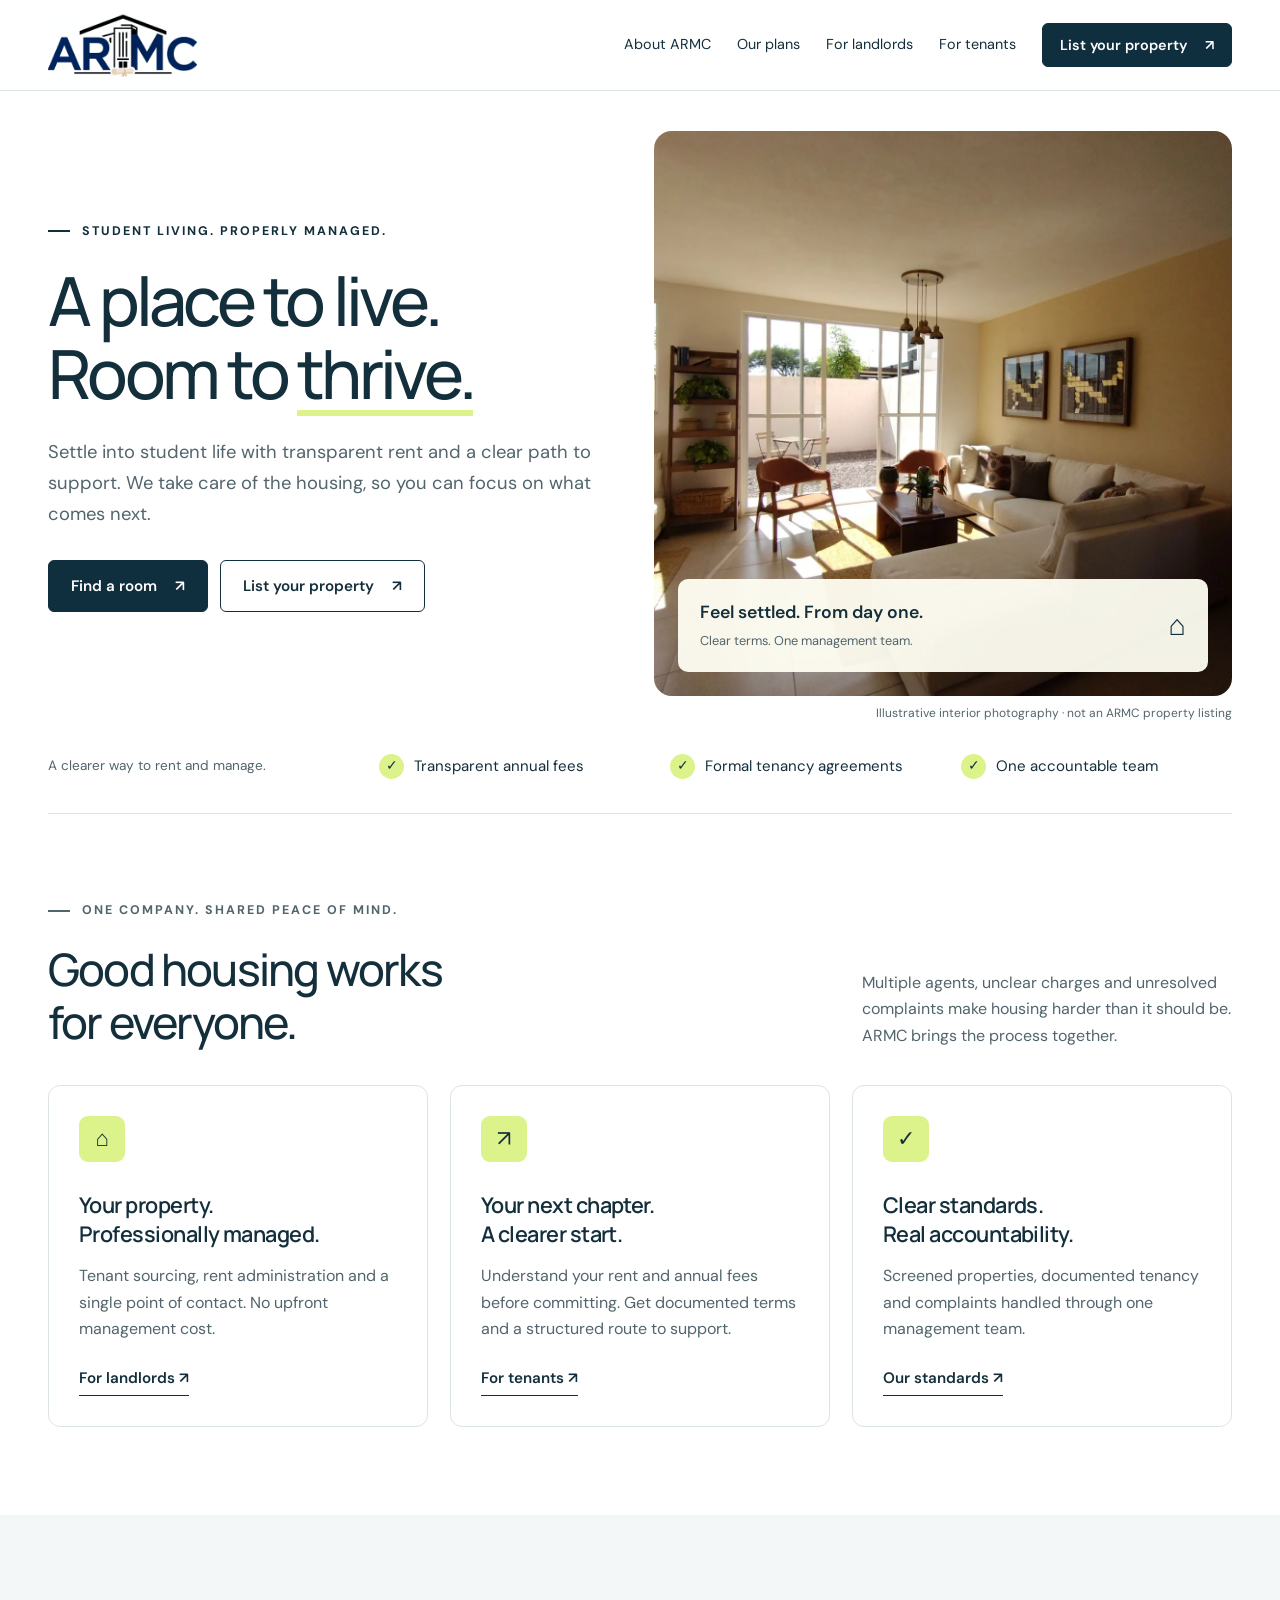
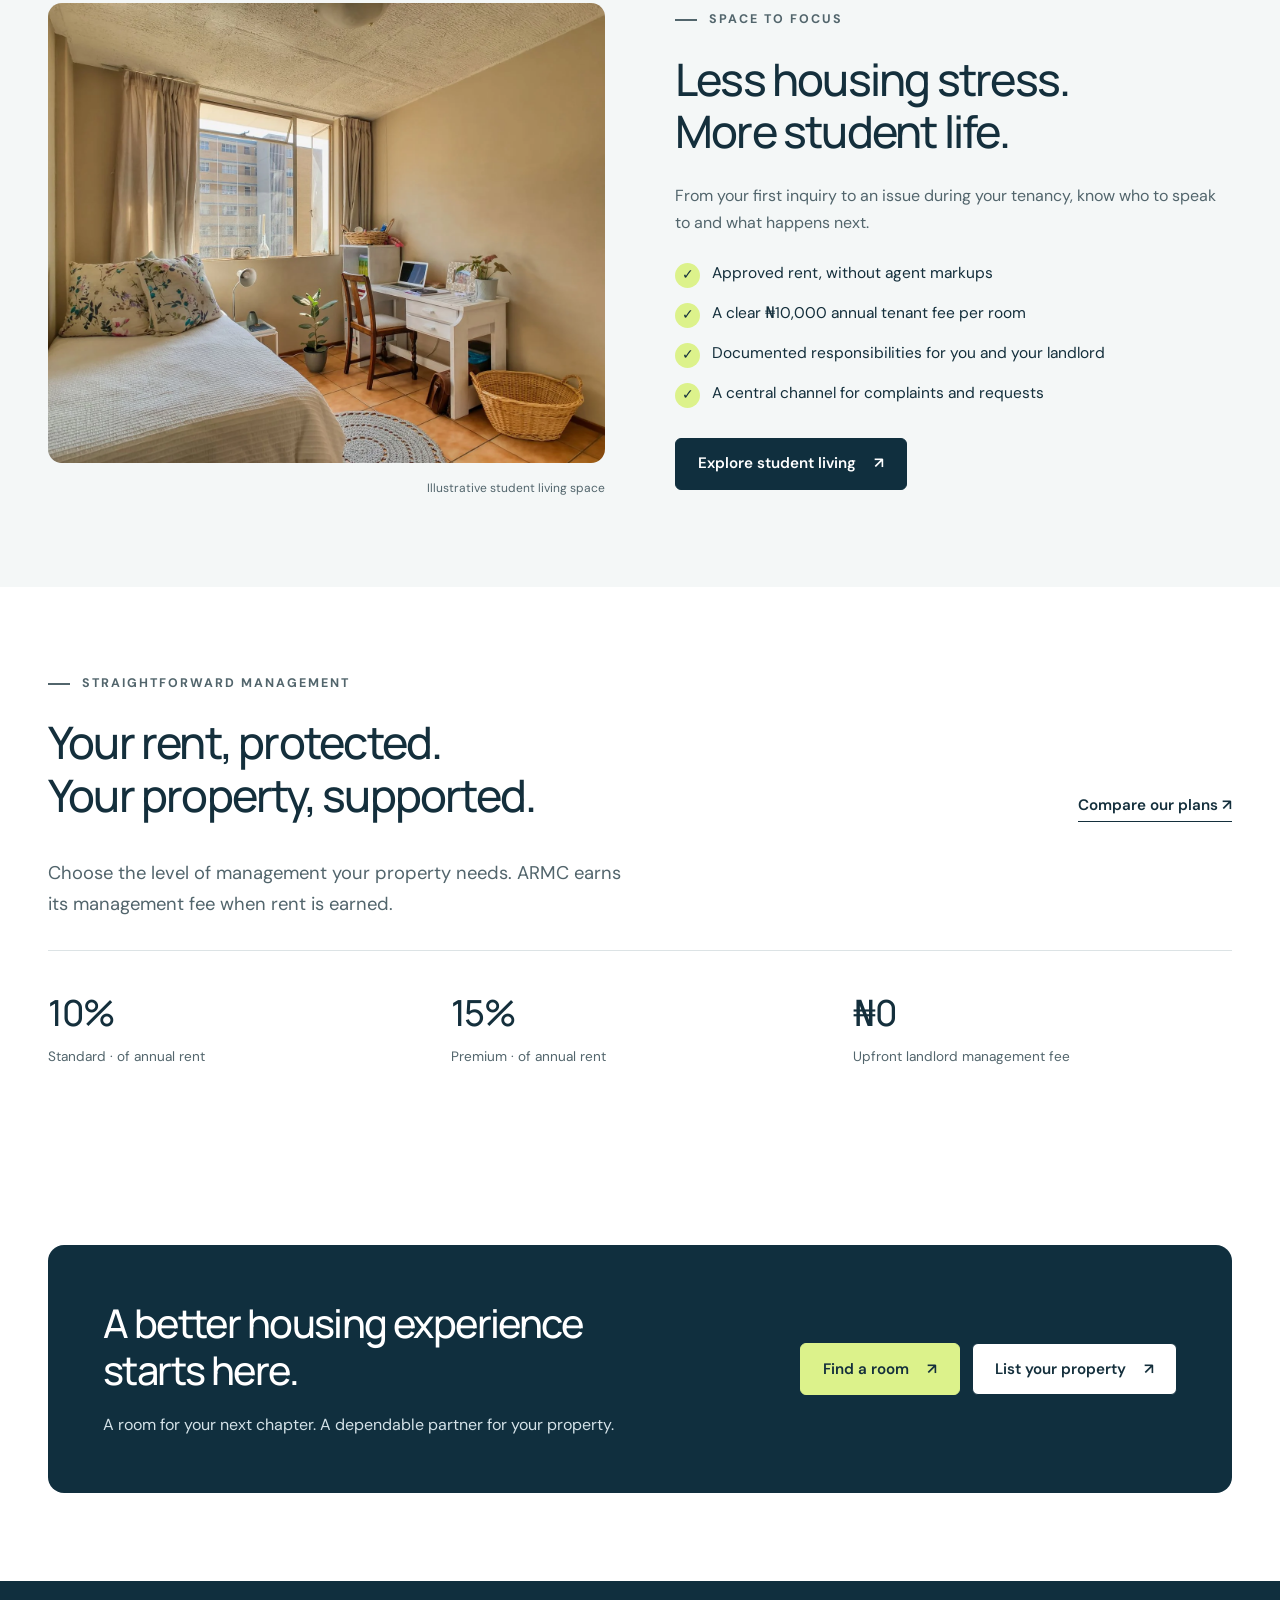
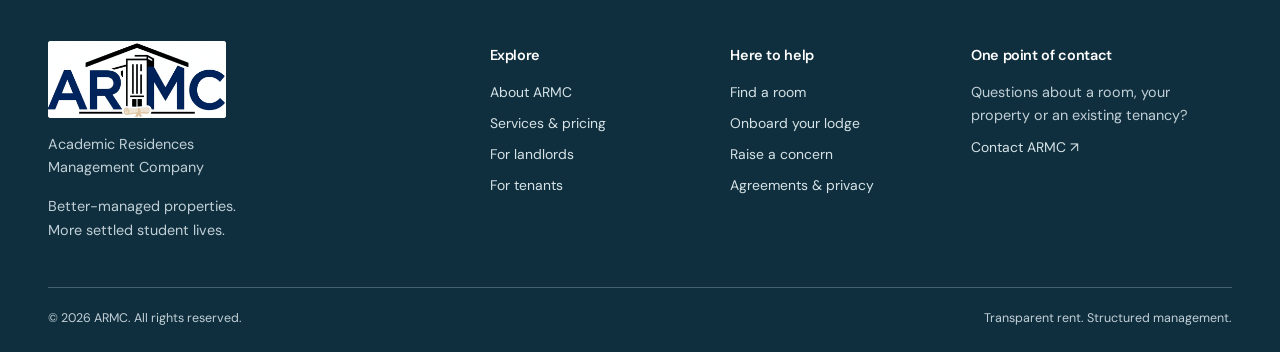
<file: index.html>
<!doctype html><html lang="en-NG"><head><meta charset="utf-8"><meta name="viewport" content="width=device-width,initial-scale=1"><title>Student housing, properly managed | ARMC</title><meta name="description" content="ARMC brings transparent rent, structured tenancy and dependable property management to off-campus student housing."><meta name="theme-color" content="#102f3e"><meta property="og:title" content="Student housing, properly managed | ARMC"><meta property="og:description" content="ARMC brings transparent rent, structured tenancy and dependable property management to off-campus student housing."><meta property="og:type" content="website"><link rel="icon" type="image/png" href="assets/armc-logo.png"><link rel="stylesheet" href="assets/site.css"><script src="assets/config.js" defer></script><script src="assets/site.js" defer></script><noscript><style>.menu-toggle{display:none}.nav{display:flex;position:static;flex-wrap:wrap}.header-inner{height:auto;flex-wrap:wrap;padding-block:20px}.site-header{position:static}</style></noscript></head><body><a class="skip" href="#main">Skip to content</a><header class="site-header"><div class="wrap header-inner"><a class="brand" href="index.html" aria-label="ARMC home"><span class="logo-window"><img src="assets/armc-logo.png" width="1600" height="1600" alt="ARMC — Academic Residences Management Company"></span></a><button class="menu-toggle" aria-expanded="false" aria-controls="main-nav">Menu</button><nav class="nav" id="main-nav" aria-label="Main navigation"><a href="about.html">About ARMC</a><a href="services.html">Our plans</a><a href="landlords.html">For landlords</a><a href="tenants.html">For tenants</a><a class="button small" href="contact.html?type=landlord">List your property <span aria-hidden="true">↗</span></a></nav></div></header><main id="main">
<section class="home-hero"><div class="wrap"><div class="hero-grid"><div class="hero-copy"><p class="eyebrow">Student living. Properly managed.</p><h1>A place to live.<br>Room to <span class="accent-word">thrive.</span></h1><p class="lead">Settle into student life with transparent rent and a clear path to support. We take care of the housing, so you can focus on what comes next.</p><div class="actions"><a class="button " href="contact.html?type=tenant">Find a room <span aria-hidden="true">↗</span></a><a class="button light" href="contact.html?type=landlord">List your property <span aria-hidden="true">↗</span></a></div></div><div class="hero-photo"><img src="assets/home.webp" width="1067" height="1600" alt="A light-filled living room with comfortable seating and indoor plants" fetchpriority="high"><div class="photo-caption"><div><strong>Feel settled. From day one.</strong><small>Clear terms. One management team.</small></div><span class="caption-symbol" aria-hidden="true">⌂</span></div></div></div><p class="image-note">Illustrative interior photography · not an ARMC property listing</p><div class="trust-strip"><p>A clearer way to rent and manage.</p><div class="trust-item"><span class="check" aria-hidden="true">✓</span> Transparent annual fees</div><div class="trust-item"><span class="check" aria-hidden="true">✓</span> Formal tenancy agreements</div><div class="trust-item"><span class="check" aria-hidden="true">✓</span> One accountable team</div></div></div></section>
<section class="section"><div class="wrap"><div class="section-head"><div><p class="eyebrow">One company. Shared peace of mind.</p><h2>Good housing works<br>for everyone.</h2></div><p>Multiple agents, unclear charges and unresolved complaints make housing harder than it should be. ARMC brings the process together.</p></div><div class="cards"><article class="card"><span class="card-icon" aria-hidden="true">⌂</span><h3>Your property.<br>Professionally managed.</h3><p>Tenant sourcing, rent administration and a single point of contact. No upfront management cost.</p><a class="text-link" href="landlords.html">For landlords ↗</a></article><article class="card"><span class="card-icon" aria-hidden="true">↗</span><h3>Your next chapter.<br>A clearer start.</h3><p>Understand your rent and annual fees before committing. Get documented terms and a structured route to support.</p><a class="text-link" href="tenants.html">For tenants ↗</a></article><article class="card"><span class="card-icon" aria-hidden="true">✓</span><h3>Clear standards.<br>Real accountability.</h3><p>Screened properties, documented tenancy and complaints handled through one management team.</p><a class="text-link" href="about.html#standards">Our standards ↗</a></article></div></div></section>
<section class="section soft"><div class="wrap split"><div><img class="split-photo" src="assets/student-room.webp" width="1600" height="1067" loading="lazy" alt="A bright bedroom with a desk, bookshelves and space to study"><p class="image-note">Illustrative student living space</p></div><div><p class="eyebrow">Space to focus</p><h2>Less housing stress.<br>More student life.</h2><p>From your first inquiry to an issue during your tenancy, know who to speak to and what happens next.</p><ul class="ticks"><li><span class="check" aria-hidden="true">✓</span><span>Approved rent, without agent markups</span></li><li><span class="check" aria-hidden="true">✓</span><span>A clear ₦10,000 annual tenant fee per room</span></li><li><span class="check" aria-hidden="true">✓</span><span>Documented responsibilities for you and your landlord</span></li><li><span class="check" aria-hidden="true">✓</span><span>A central channel for complaints and requests</span></li></ul><div class="actions"><a class="button " href="tenants.html">Explore student living <span aria-hidden="true">↗</span></a></div></div></div></section>
<section class="section"><div class="wrap"><div class="section-head"><div><p class="eyebrow">Straightforward management</p><h2>Your rent, protected.<br>Your property, supported.</h2></div><a class="text-link" href="services.html">Compare our plans ↗</a></div><p class="lead">Choose the level of management your property needs. ARMC earns its management fee when rent is earned.</p><div class="fee-inline"><div><strong>10%</strong><span>Standard · of annual rent</span></div><div><strong>15%</strong><span>Premium · of annual rent</span></div><div><strong>₦0</strong><span>Upfront landlord management fee</span></div></div></div></section>
<section class="section"><div class="wrap"><div class="statement"><div><h2>A better housing experience starts here.</h2><p>A room for your next chapter. A dependable partner for your property.</p></div><div class="actions"><a class="button lime" href="contact.html?type=tenant">Find a room <span aria-hidden="true">↗</span></a><a class="button light" href="contact.html?type=landlord">List your property <span aria-hidden="true">↗</span></a></div></div></div></section></main><footer class="site-footer"><div class="wrap"><div class="footer-grid"><div><a class="brand" href="index.html"><span class="logo-window"><img src="assets/armc-logo.png" width="1600" height="1600" alt="ARMC — Academic Residences Management Company"></span></a><p>Academic Residences<br>Management Company</p><p>Better-managed properties.<br>More settled student lives.</p></div><div><h3>Explore</h3><a href="about.html">About ARMC</a><a href="services.html">Services &amp; pricing</a><a href="landlords.html">For landlords</a><a href="tenants.html">For tenants</a></div><div><h3>Here to help</h3><a href="contact.html?type=tenant">Find a room</a><a href="contact.html?type=landlord">Onboard your lodge</a><a href="contact.html?type=complaint">Raise a concern</a><a href="agreements.html">Agreements &amp; privacy</a></div><div><h3>One point of contact</h3><p>Questions about a room, your property or an existing tenancy?</p><a href="contact.html">Contact ARMC ↗</a><a data-whatsapp hidden>WhatsApp ARMC ↗</a></div></div><div class="footer-bottom"><span>© <span data-year>2026</span> ARMC. All rights reserved.</span><span>Transparent rent. Structured management.</span></div></div></footer></body></html>
</file>
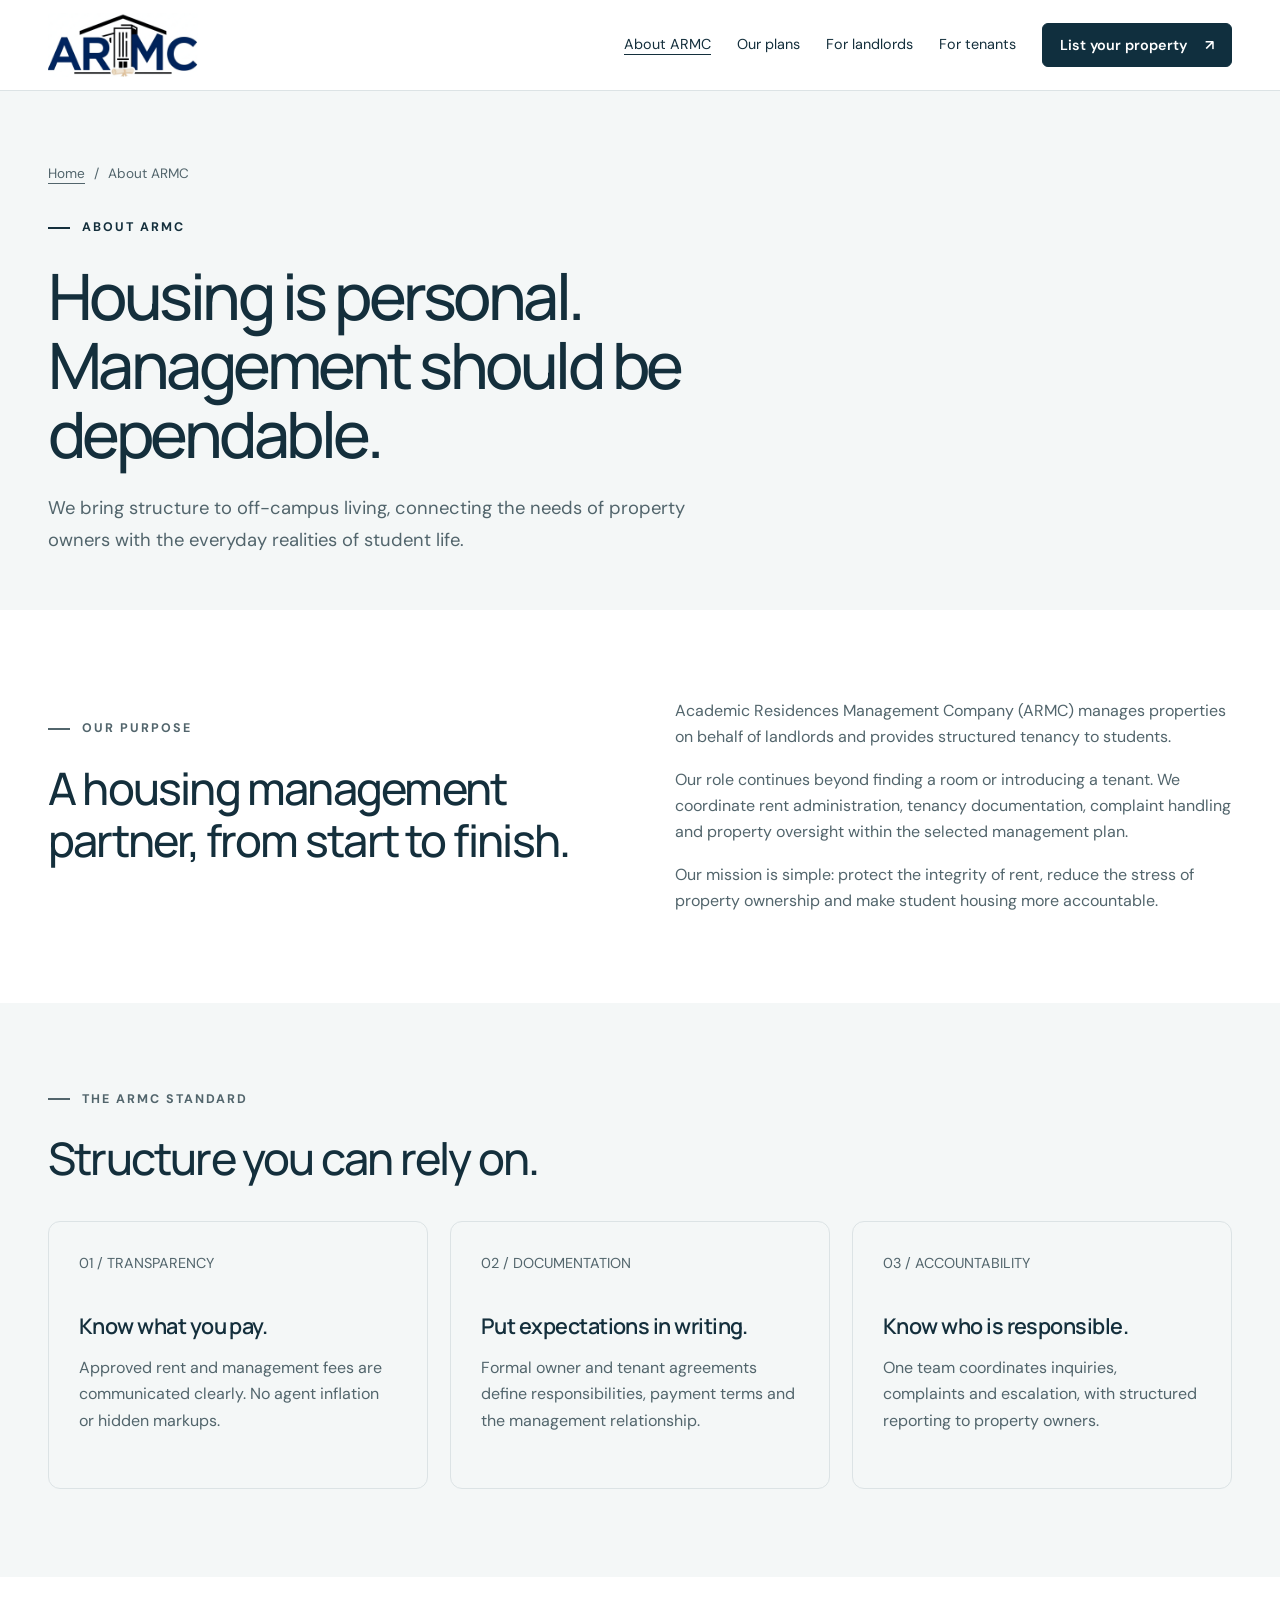
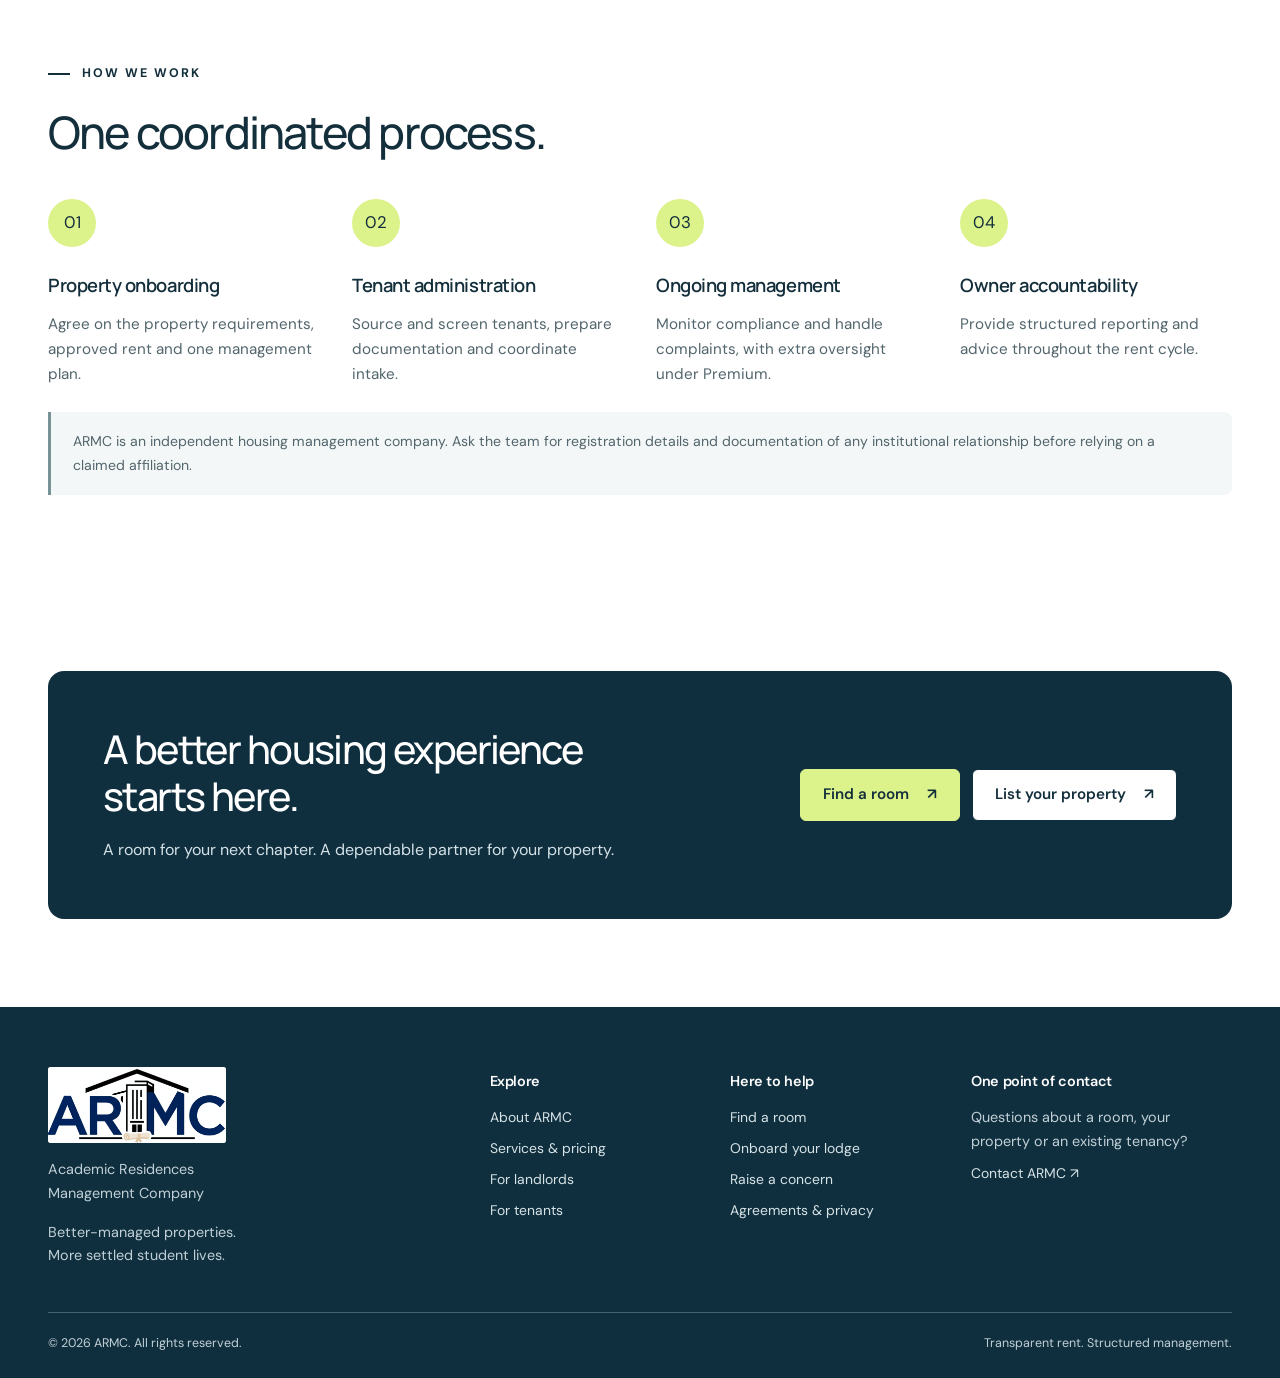
<file: about.html>
<!doctype html><html lang="en-NG"><head><meta charset="utf-8"><meta name="viewport" content="width=device-width,initial-scale=1"><title>About ARMC | ARMC</title><meta name="description" content="Learn how ARMC manages off-campus housing through transparent pricing, formal agreements and accountable support."><meta name="theme-color" content="#102f3e"><meta property="og:title" content="About ARMC | ARMC"><meta property="og:description" content="Learn how ARMC manages off-campus housing through transparent pricing, formal agreements and accountable support."><meta property="og:type" content="website"><link rel="icon" type="image/png" href="assets/armc-logo.png"><link rel="stylesheet" href="assets/site.css"><script src="assets/config.js" defer></script><script src="assets/site.js" defer></script><noscript><style>.menu-toggle{display:none}.nav{display:flex;position:static;flex-wrap:wrap}.header-inner{height:auto;flex-wrap:wrap;padding-block:20px}.site-header{position:static}</style></noscript></head><body><a class="skip" href="#main">Skip to content</a><header class="site-header"><div class="wrap header-inner"><a class="brand" href="index.html" aria-label="ARMC home"><span class="logo-window"><img src="assets/armc-logo.png" width="1600" height="1600" alt="ARMC — Academic Residences Management Company"></span></a><button class="menu-toggle" aria-expanded="false" aria-controls="main-nav">Menu</button><nav class="nav" id="main-nav" aria-label="Main navigation"><a href="about.html" aria-current="page">About ARMC</a><a href="services.html">Our plans</a><a href="landlords.html">For landlords</a><a href="tenants.html">For tenants</a><a class="button small" href="contact.html?type=landlord">List your property <span aria-hidden="true">↗</span></a></nav></div></header><main id="main"><section class="page-intro tint"><div class="wrap"><div class="breadcrumb"><a href="index.html">Home</a><span aria-hidden="true">/</span><span>About ARMC</span></div><p class="eyebrow">About ARMC</p><h1>Housing is personal.<br>Management should be dependable.</h1><p class="lead">We bring structure to off-campus living, connecting the needs of property owners with the everyday realities of student life.</p></div></section>
<section class="section"><div class="wrap split"><div><p class="eyebrow">Our purpose</p><h2>A housing management partner, from start to finish.</h2></div><div><p>Academic Residences Management Company (ARMC) manages properties on behalf of landlords and provides structured tenancy to students.</p><p>Our role continues beyond finding a room or introducing a tenant. We coordinate rent administration, tenancy documentation, complaint handling and property oversight within the selected management plan.</p><p>Our mission is simple: protect the integrity of rent, reduce the stress of property ownership and make student housing more accountable.</p></div></div></section>
<section class="section soft" id="standards"><div class="wrap"><div class="section-head"><div><p class="eyebrow">The ARMC standard</p><h2>Structure you can rely on.</h2></div></div><div class="cards"><article class="card"><span class="card-number">01 / TRANSPARENCY</span><h3>Know what you pay.</h3><p>Approved rent and management fees are communicated clearly. No agent inflation or hidden markups.</p></article><article class="card"><span class="card-number">02 / DOCUMENTATION</span><h3>Put expectations in writing.</h3><p>Formal owner and tenant agreements define responsibilities, payment terms and the management relationship.</p></article><article class="card"><span class="card-number">03 / ACCOUNTABILITY</span><h3>Know who is responsible.</h3><p>One team coordinates inquiries, complaints and escalation, with structured reporting to property owners.</p></article></div></div></section>
<section class="section"><div class="wrap"><p class="eyebrow">How we work</p><h2>One coordinated process.</h2><div class="steps"><div class="step"><h3>Property onboarding</h3><p>Agree on the property requirements, approved rent and one management plan.</p></div><div class="step"><h3>Tenant administration</h3><p>Source and screen tenants, prepare documentation and coordinate intake.</p></div><div class="step"><h3>Ongoing management</h3><p>Monitor compliance and handle complaints, with extra oversight under Premium.</p></div><div class="step"><h3>Owner accountability</h3><p>Provide structured reporting and advice throughout the rent cycle.</p></div></div><div class="note">ARMC is an independent housing management company. Ask the team for registration details and documentation of any institutional relationship before relying on a claimed affiliation.</div></div></section><section class="section"><div class="wrap"><div class="statement"><div><h2>A better housing experience starts here.</h2><p>A room for your next chapter. A dependable partner for your property.</p></div><div class="actions"><a class="button lime" href="contact.html?type=tenant">Find a room <span aria-hidden="true">↗</span></a><a class="button light" href="contact.html?type=landlord">List your property <span aria-hidden="true">↗</span></a></div></div></div></section></main><footer class="site-footer"><div class="wrap"><div class="footer-grid"><div><a class="brand" href="index.html"><span class="logo-window"><img src="assets/armc-logo.png" width="1600" height="1600" alt="ARMC — Academic Residences Management Company"></span></a><p>Academic Residences<br>Management Company</p><p>Better-managed properties.<br>More settled student lives.</p></div><div><h3>Explore</h3><a href="about.html">About ARMC</a><a href="services.html">Services &amp; pricing</a><a href="landlords.html">For landlords</a><a href="tenants.html">For tenants</a></div><div><h3>Here to help</h3><a href="contact.html?type=tenant">Find a room</a><a href="contact.html?type=landlord">Onboard your lodge</a><a href="contact.html?type=complaint">Raise a concern</a><a href="agreements.html">Agreements &amp; privacy</a></div><div><h3>One point of contact</h3><p>Questions about a room, your property or an existing tenancy?</p><a href="contact.html">Contact ARMC ↗</a><a data-whatsapp hidden>WhatsApp ARMC ↗</a></div></div><div class="footer-bottom"><span>© <span data-year>2026</span> ARMC. All rights reserved.</span><span>Transparent rent. Structured management.</span></div></div></footer></body></html>
</file>
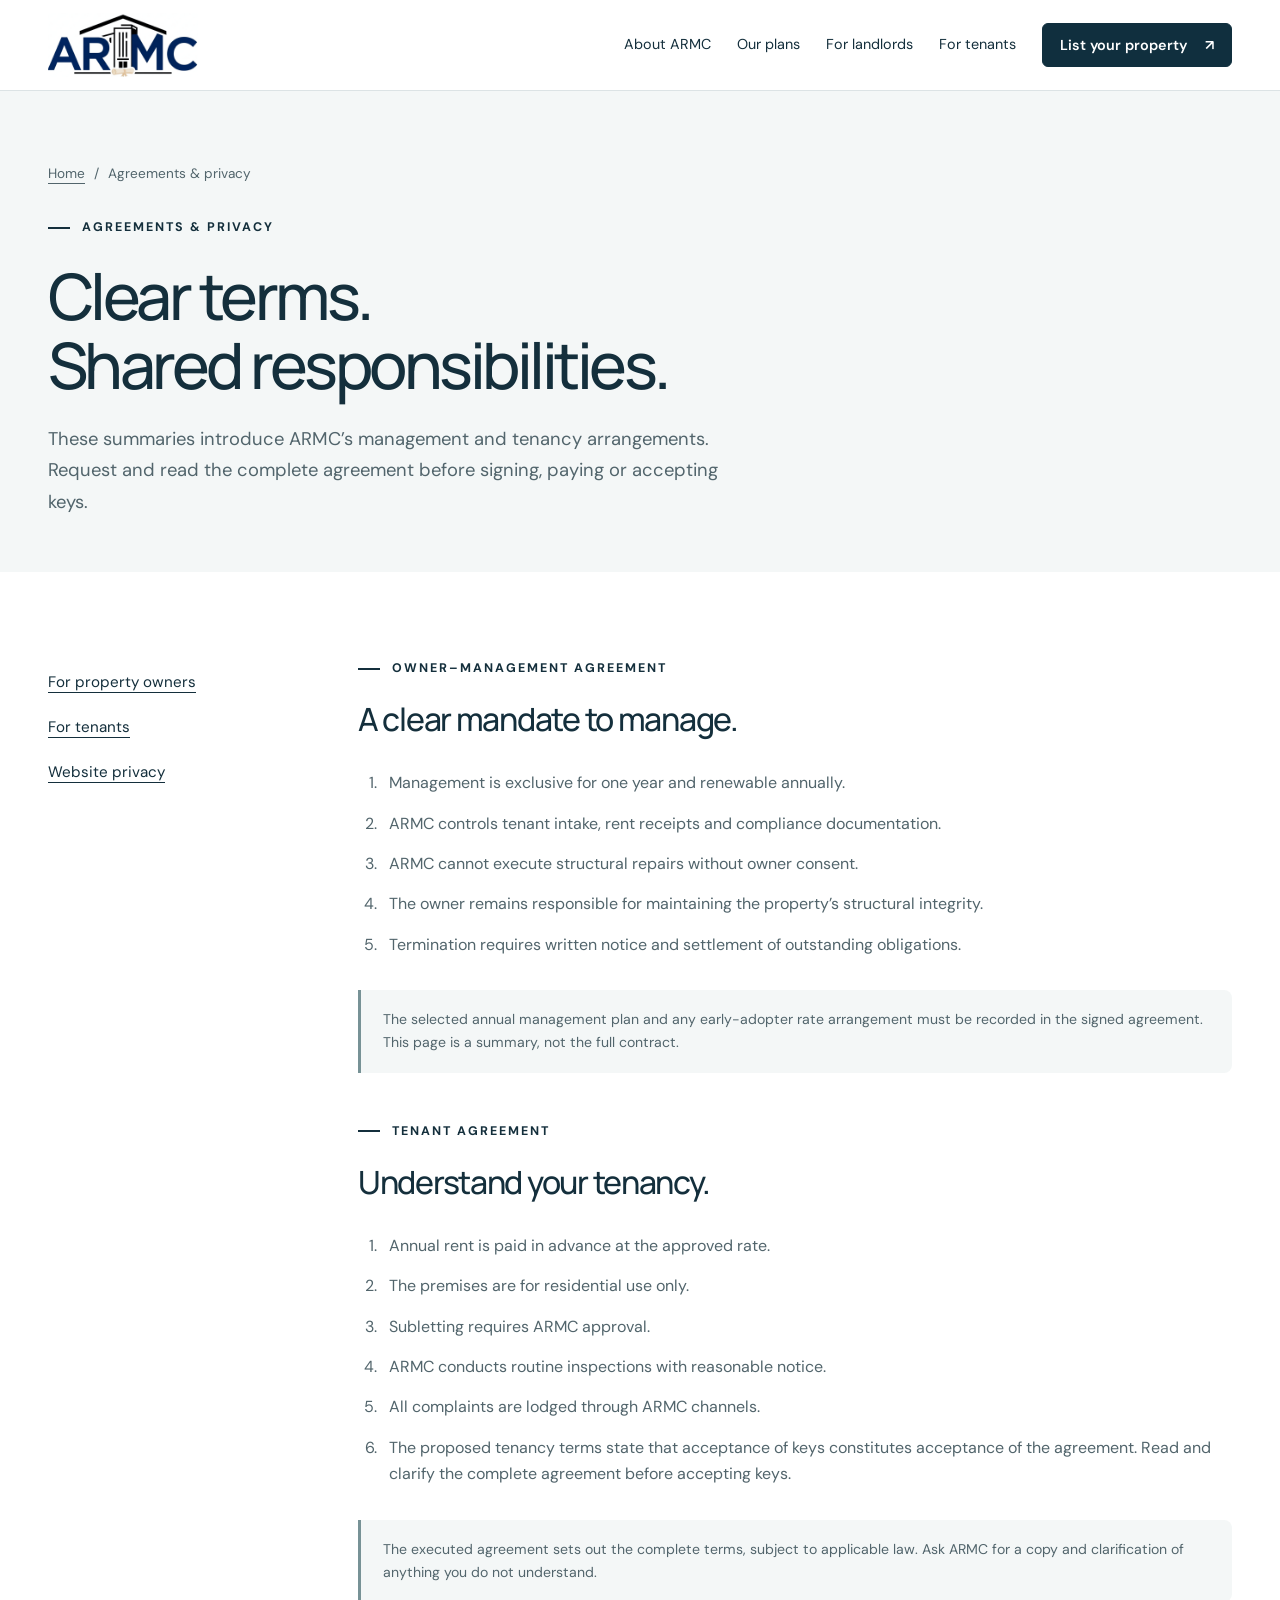
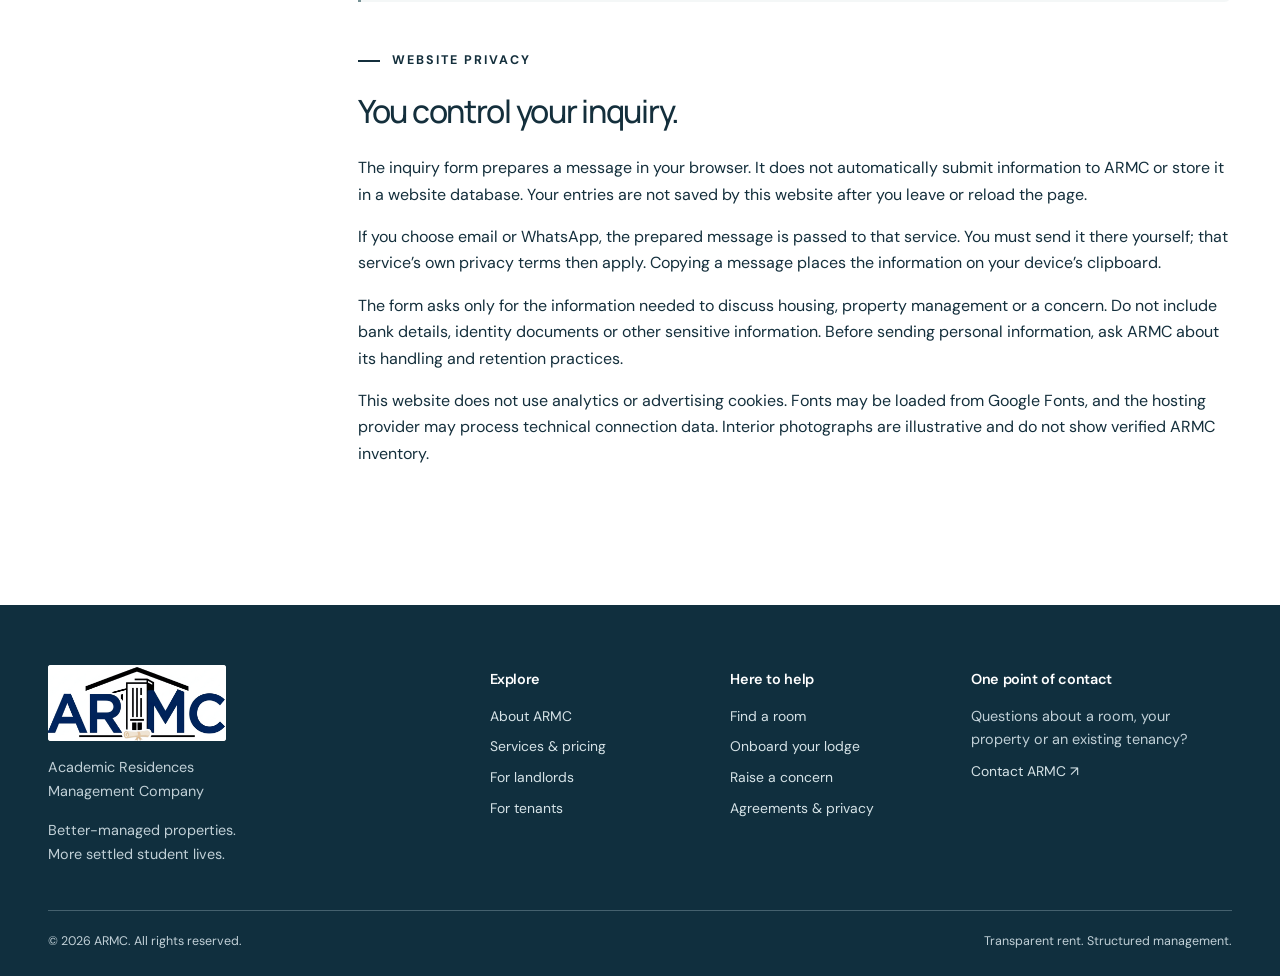
<file: agreements.html>
<!doctype html><html lang="en-NG"><head><meta charset="utf-8"><meta name="viewport" content="width=device-width,initial-scale=1"><title>Agreements &amp; privacy | ARMC</title><meta name="description" content="Read ARMC’s owner and tenant agreement summaries and understand how the website handles inquiry information."><meta name="theme-color" content="#102f3e"><meta property="og:title" content="Agreements &amp; privacy | ARMC"><meta property="og:description" content="Read ARMC’s owner and tenant agreement summaries and understand how the website handles inquiry information."><meta property="og:type" content="website"><link rel="icon" type="image/png" href="assets/armc-logo.png"><link rel="stylesheet" href="assets/site.css"><script src="assets/config.js" defer></script><script src="assets/site.js" defer></script><noscript><style>.menu-toggle{display:none}.nav{display:flex;position:static;flex-wrap:wrap}.header-inner{height:auto;flex-wrap:wrap;padding-block:20px}.site-header{position:static}</style></noscript></head><body><a class="skip" href="#main">Skip to content</a><header class="site-header"><div class="wrap header-inner"><a class="brand" href="index.html" aria-label="ARMC home"><span class="logo-window"><img src="assets/armc-logo.png" width="1600" height="1600" alt="ARMC — Academic Residences Management Company"></span></a><button class="menu-toggle" aria-expanded="false" aria-controls="main-nav">Menu</button><nav class="nav" id="main-nav" aria-label="Main navigation"><a href="about.html">About ARMC</a><a href="services.html">Our plans</a><a href="landlords.html">For landlords</a><a href="tenants.html">For tenants</a><a class="button small" href="contact.html?type=landlord">List your property <span aria-hidden="true">↗</span></a></nav></div></header><main id="main"><section class="page-intro tint"><div class="wrap"><div class="breadcrumb"><a href="index.html">Home</a><span aria-hidden="true">/</span><span>Agreements & privacy</span></div><p class="eyebrow">Agreements & privacy</p><h1>Clear terms.<br>Shared responsibilities.</h1><p class="lead">These summaries introduce ARMC’s management and tenancy arrangements. Request and read the complete agreement before signing, paying or accepting keys.</p></div></section>
<section class="section"><div class="wrap legal-grid"><nav class="legal-nav" aria-label="On this page"><a href="#owners">For property owners</a><a href="#residents">For tenants</a><a href="#privacy">Website privacy</a></nav><div><section class="legal-section" id="owners"><p class="eyebrow">Owner–management agreement</p><h2>A clear mandate to manage.</h2><ol><li>Management is exclusive for one year and renewable annually.</li><li>ARMC controls tenant intake, rent receipts and compliance documentation.</li><li>ARMC cannot execute structural repairs without owner consent.</li><li>The owner remains responsible for maintaining the property’s structural integrity.</li><li>Termination requires written notice and settlement of outstanding obligations.</li></ol><p class="note">The selected annual management plan and any early-adopter rate arrangement must be recorded in the signed agreement. This page is a summary, not the full contract.</p></section><section class="legal-section" id="residents"><p class="eyebrow">Tenant agreement</p><h2>Understand your tenancy.</h2><ol><li>Annual rent is paid in advance at the approved rate.</li><li>The premises are for residential use only.</li><li>Subletting requires ARMC approval.</li><li>ARMC conducts routine inspections with reasonable notice.</li><li>All complaints are lodged through ARMC channels.</li><li>The proposed tenancy terms state that acceptance of keys constitutes acceptance of the agreement. Read and clarify the complete agreement before accepting keys.</li></ol><p class="note">The executed agreement sets out the complete terms, subject to applicable law. Ask ARMC for a copy and clarification of anything you do not understand.</p></section><section class="legal-section" id="privacy"><p class="eyebrow">Website privacy</p><h2>You control your inquiry.</h2><p>The inquiry form prepares a message in your browser. It does not automatically submit information to ARMC or store it in a website database. Your entries are not saved by this website after you leave or reload the page.</p><p>If you choose email or WhatsApp, the prepared message is passed to that service. You must send it there yourself; that service’s own privacy terms then apply. Copying a message places the information on your device’s clipboard.</p><p>The form asks only for the information needed to discuss housing, property management or a concern. Do not include bank details, identity documents or other sensitive information. Before sending personal information, ask ARMC about its handling and retention practices.</p><p>This website does not use analytics or advertising cookies. Fonts may be loaded from Google Fonts, and the hosting provider may process technical connection data. Interior photographs are illustrative and do not show verified ARMC inventory.</p></section></div></div></section></main><footer class="site-footer"><div class="wrap"><div class="footer-grid"><div><a class="brand" href="index.html"><span class="logo-window"><img src="assets/armc-logo.png" width="1600" height="1600" alt="ARMC — Academic Residences Management Company"></span></a><p>Academic Residences<br>Management Company</p><p>Better-managed properties.<br>More settled student lives.</p></div><div><h3>Explore</h3><a href="about.html">About ARMC</a><a href="services.html">Services &amp; pricing</a><a href="landlords.html">For landlords</a><a href="tenants.html">For tenants</a></div><div><h3>Here to help</h3><a href="contact.html?type=tenant">Find a room</a><a href="contact.html?type=landlord">Onboard your lodge</a><a href="contact.html?type=complaint">Raise a concern</a><a href="agreements.html">Agreements &amp; privacy</a></div><div><h3>One point of contact</h3><p>Questions about a room, your property or an existing tenancy?</p><a href="contact.html">Contact ARMC ↗</a><a data-whatsapp hidden>WhatsApp ARMC ↗</a></div></div><div class="footer-bottom"><span>© <span data-year>2026</span> ARMC. All rights reserved.</span><span>Transparent rent. Structured management.</span></div></div></footer></body></html>
</file>
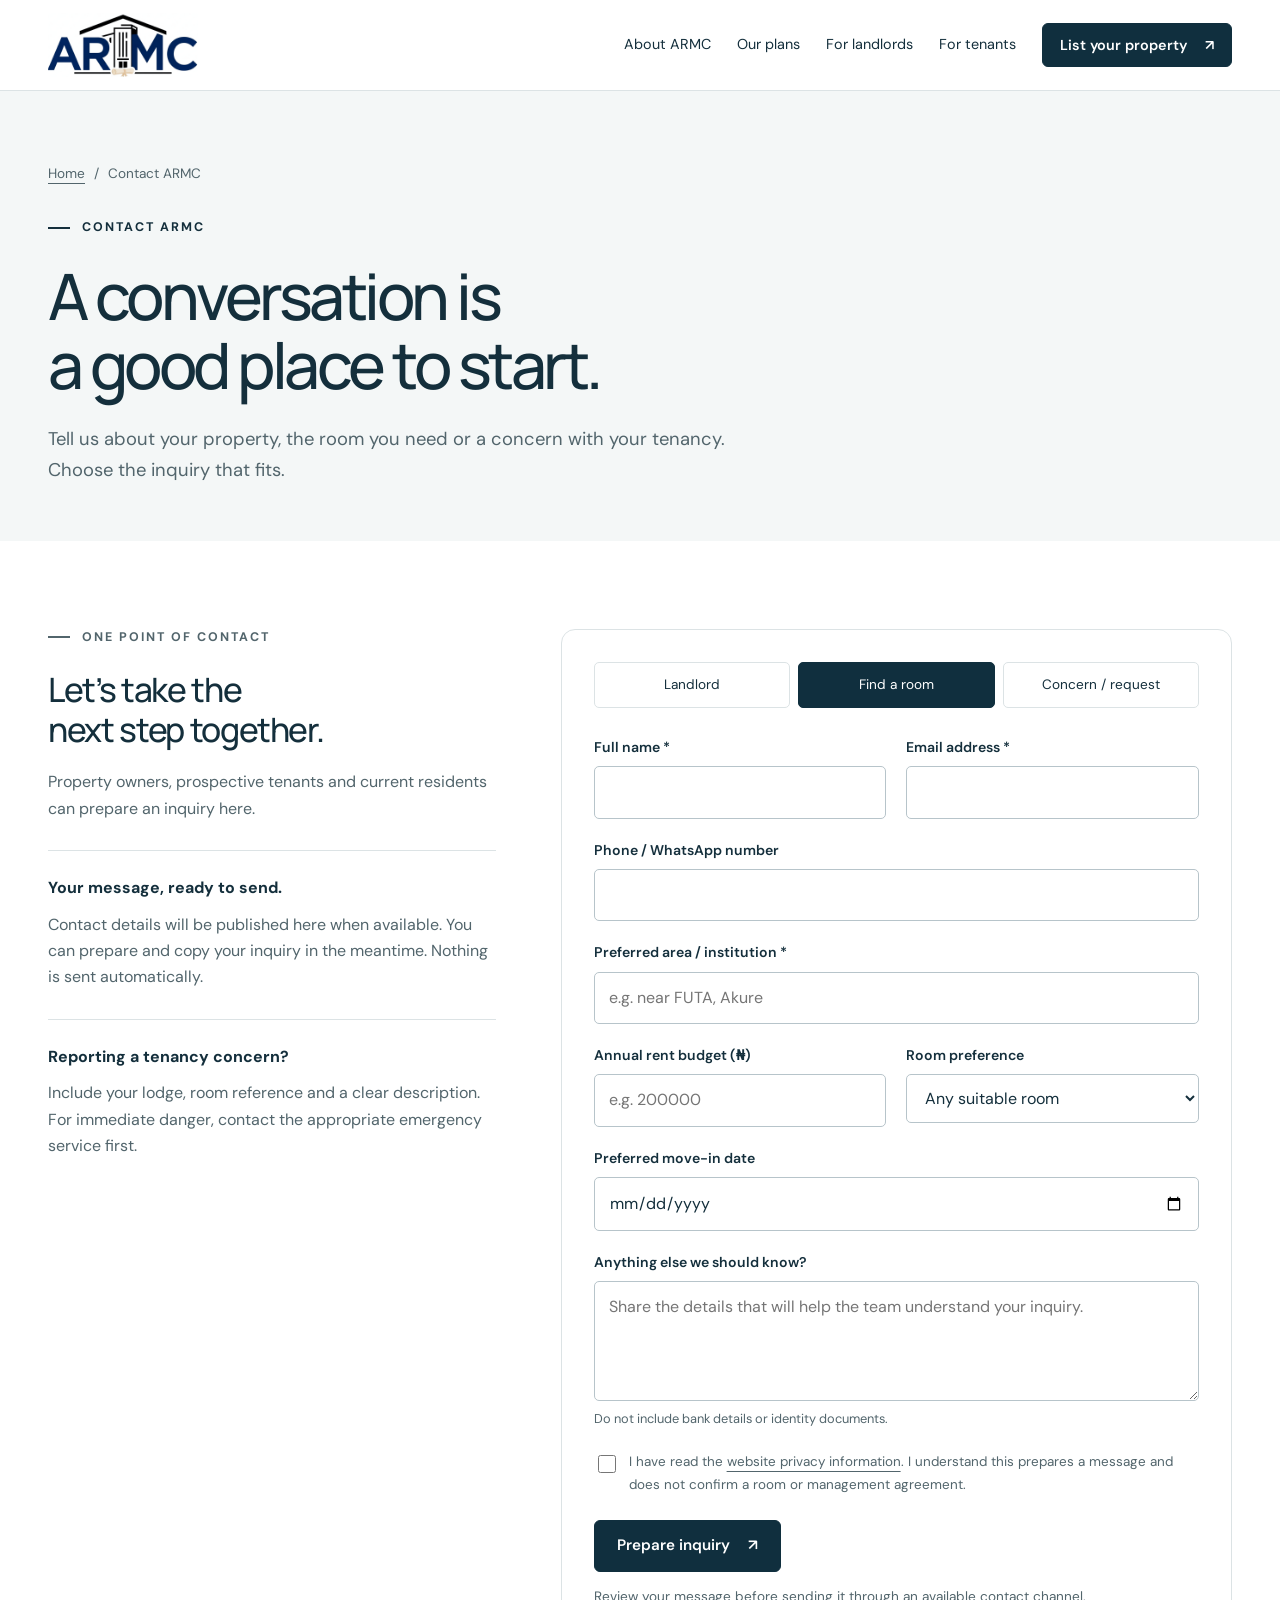
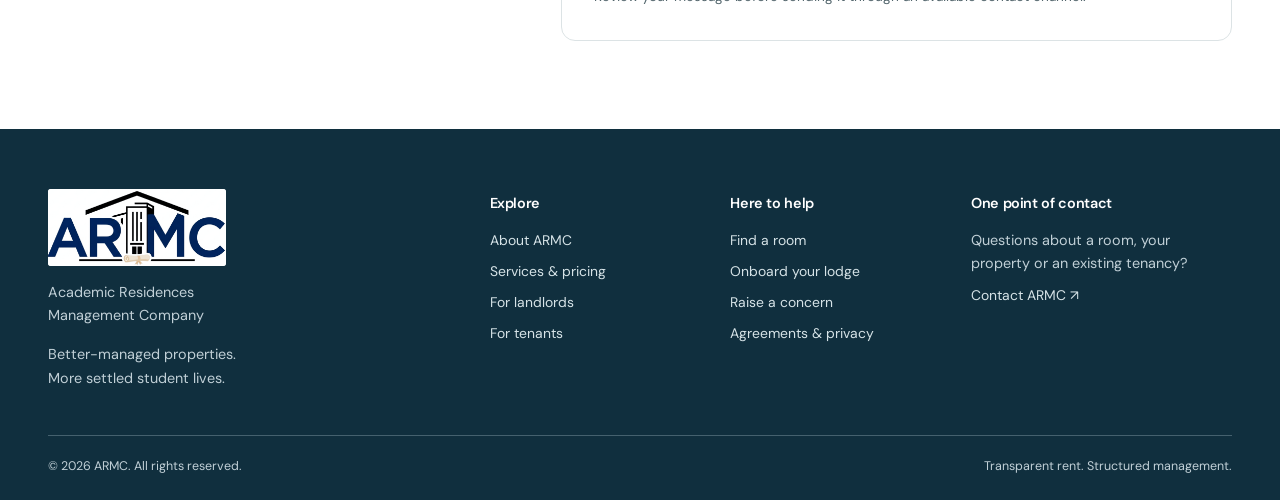
<file: contact.html>
<!doctype html><html lang="en-NG"><head><meta charset="utf-8"><meta name="viewport" content="width=device-width,initial-scale=1"><title>Contact &amp; onboard | ARMC</title><meta name="description" content="Prepare a landlord inquiry, student room request or tenancy concern for ARMC."><meta name="theme-color" content="#102f3e"><meta property="og:title" content="Contact &amp; onboard | ARMC"><meta property="og:description" content="Prepare a landlord inquiry, student room request or tenancy concern for ARMC."><meta property="og:type" content="website"><link rel="icon" type="image/png" href="assets/armc-logo.png"><link rel="stylesheet" href="assets/site.css"><script src="assets/config.js" defer></script><script src="assets/site.js" defer></script><noscript><style>.menu-toggle{display:none}.nav{display:flex;position:static;flex-wrap:wrap}.header-inner{height:auto;flex-wrap:wrap;padding-block:20px}.site-header{position:static}</style></noscript></head><body><a class="skip" href="#main">Skip to content</a><header class="site-header"><div class="wrap header-inner"><a class="brand" href="index.html" aria-label="ARMC home"><span class="logo-window"><img src="assets/armc-logo.png" width="1600" height="1600" alt="ARMC — Academic Residences Management Company"></span></a><button class="menu-toggle" aria-expanded="false" aria-controls="main-nav">Menu</button><nav class="nav" id="main-nav" aria-label="Main navigation"><a href="about.html">About ARMC</a><a href="services.html">Our plans</a><a href="landlords.html">For landlords</a><a href="tenants.html">For tenants</a><a class="button small" href="contact.html?type=landlord">List your property <span aria-hidden="true">↗</span></a></nav></div></header><main id="main"><section class="page-intro tint"><div class="wrap"><div class="breadcrumb"><a href="index.html">Home</a><span aria-hidden="true">/</span><span>Contact ARMC</span></div><p class="eyebrow">Contact ARMC</p><h1>A conversation is<br>a good place to start.</h1><p class="lead">Tell us about your property, the room you need or a concern with your tenancy. Choose the inquiry that fits.</p></div></section>
<section class="section"><div class="wrap contact-grid"><div class="contact-copy"><p class="eyebrow">One point of contact</p><h2>Let’s take the<br>next step together.</h2><p>Property owners, prospective tenants and current residents can prepare an inquiry here.</p><div class="contact-box"><strong>Your message, ready to send.</strong><p id="contact-guidance">Contact details will be published here when available. You can prepare and copy your inquiry in the meantime. Nothing is sent automatically.</p><p><a data-email hidden></a><br data-contact-break hidden><a data-whatsapp hidden>Continue on WhatsApp ↗</a></p><p data-phone hidden></p><p data-address hidden></p></div><div class="contact-box"><strong>Reporting a tenancy concern?</strong><p>Include your lodge, room reference and a clear description. For immediate danger, contact the appropriate emergency service first.</p></div></div><div class="form-shell"><noscript><p class="noscript">Enable JavaScript to prepare an inquiry. No message can be submitted from this page while JavaScript is disabled.</p></noscript><div class="inquiry-tabs" role="group" aria-label="Inquiry type"><button type="button" data-kind="landlord" aria-pressed="false">Landlord</button><button type="button" data-kind="tenant" aria-pressed="true">Find a room</button><button type="button" data-kind="complaint" aria-pressed="false">Concern / request</button></div><form id="inquiry-form"><input type="hidden" name="kind" value="tenant"><div class="form-grid"><div class="field"><label for="name">Full name *</label><input id="name" name="name" autocomplete="name" required maxlength="100"></div><div class="field"><label for="email">Email address *</label><input id="email" name="email" type="email" autocomplete="email" required maxlength="160"></div><div class="field full"><label for="phone">Phone / WhatsApp number</label><input id="phone" name="phone" type="tel" autocomplete="tel" maxlength="35"></div><div class="field full" data-for="landlord" hidden><label for="property">Property name and location *</label><input id="property" name="property" maxlength="200"></div><div class="field" data-for="landlord" hidden><label for="rooms">Number of rooms *</label><input id="rooms" name="rooms" type="number" min="1" max="10000" step="1"></div><div class="field" data-for="landlord" hidden><label for="plan">Preferred plan</label><select id="plan" name="plan"><option value="Not sure yet">Not sure yet</option value="Standard (10%)">Standard (10%)</option><option value="Premium (15%)">Premium (15%)</option></select></div><div class="field full" data-for="tenant"><label for="area">Preferred area / institution *</label><input id="area" name="area" placeholder="e.g. near FUTA, Akure" maxlength="160" required></div><div class="field" data-for="tenant"><label for="budget">Annual rent budget (₦)</label><input id="budget" name="budget" type="number" min="0" step="1000" placeholder="e.g. 200000"></div><div class="field" data-for="tenant"><label for="roomtype">Room preference</label><select id="roomtype" name="roomtype"><option>Any suitable room</option>Single room</option>Self-contained</option>Shared apartment</option></select></div><div class="field full" data-for="tenant"><label for="movein">Preferred move-in date</label><input id="movein" name="movein" type="date"></div><div class="field full" data-for="complaint" hidden><label for="reference">Lodge and room reference *</label><input id="reference" name="reference" maxlength="160"></div><div class="field full" data-for="complaint" hidden><label for="category">Request category</label><select id="category" name="category"><option>Maintenance</option><option>Rent or payment query</option><option>Tenancy concern</option><option>Other request</option></select></div><div class="field full"><label for="message" id="message-label">Anything else we should know?</label><textarea id="message" name="message" maxlength="3000" placeholder="Share the details that will help the team understand your inquiry."></textarea><small>Do not include bank details or identity documents.</small></div></div><label class="consent"><input type="checkbox" required><span>I have read the <a href="agreements.html#privacy" target="_blank" rel="noopener">website privacy information</a>. I understand this prepares a message and does not confirm a room or management agreement.</span></label><div class="actions"><button class="button" type="submit" id="prepare-button" disabled>Prepare inquiry <span aria-hidden="true">↗</span></button></div><p class="status">Review your message before sending it through an available contact channel.</p></form><section class="form-result" id="form-result" hidden aria-labelledby="result-title"><h3 id="result-title" tabindex="-1">Your inquiry is ready — not sent.</h3><p id="delivery-note">Official contact details are not yet available. Copy your message to keep it for later.</p><label class="status" for="prepared-message">Prepared message</label><textarea id="prepared-message" readonly></textarea><div class="actions"><button type="button" class="button light" id="copy-message">Copy message</button><a class="button" id="send-email" hidden>Open email ↗</a><a class="button lime" id="send-whatsapp" hidden target="_blank" rel="noopener">Open WhatsApp ↗</a></div><p id="copy-status" class="status" role="status" aria-live="polite"></p></section></div></div></section></main><footer class="site-footer"><div class="wrap"><div class="footer-grid"><div><a class="brand" href="index.html"><span class="logo-window"><img src="assets/armc-logo.png" width="1600" height="1600" alt="ARMC — Academic Residences Management Company"></span></a><p>Academic Residences<br>Management Company</p><p>Better-managed properties.<br>More settled student lives.</p></div><div><h3>Explore</h3><a href="about.html">About ARMC</a><a href="services.html">Services &amp; pricing</a><a href="landlords.html">For landlords</a><a href="tenants.html">For tenants</a></div><div><h3>Here to help</h3><a href="contact.html?type=tenant">Find a room</a><a href="contact.html?type=landlord">Onboard your lodge</a><a href="contact.html?type=complaint">Raise a concern</a><a href="agreements.html">Agreements &amp; privacy</a></div><div><h3>One point of contact</h3><p>Questions about a room, your property or an existing tenancy?</p><a href="contact.html">Contact ARMC ↗</a><a data-whatsapp hidden>WhatsApp ARMC ↗</a></div></div><div class="footer-bottom"><span>© <span data-year>2026</span> ARMC. All rights reserved.</span><span>Transparent rent. Structured management.</span></div></div></footer></body></html>
</file>
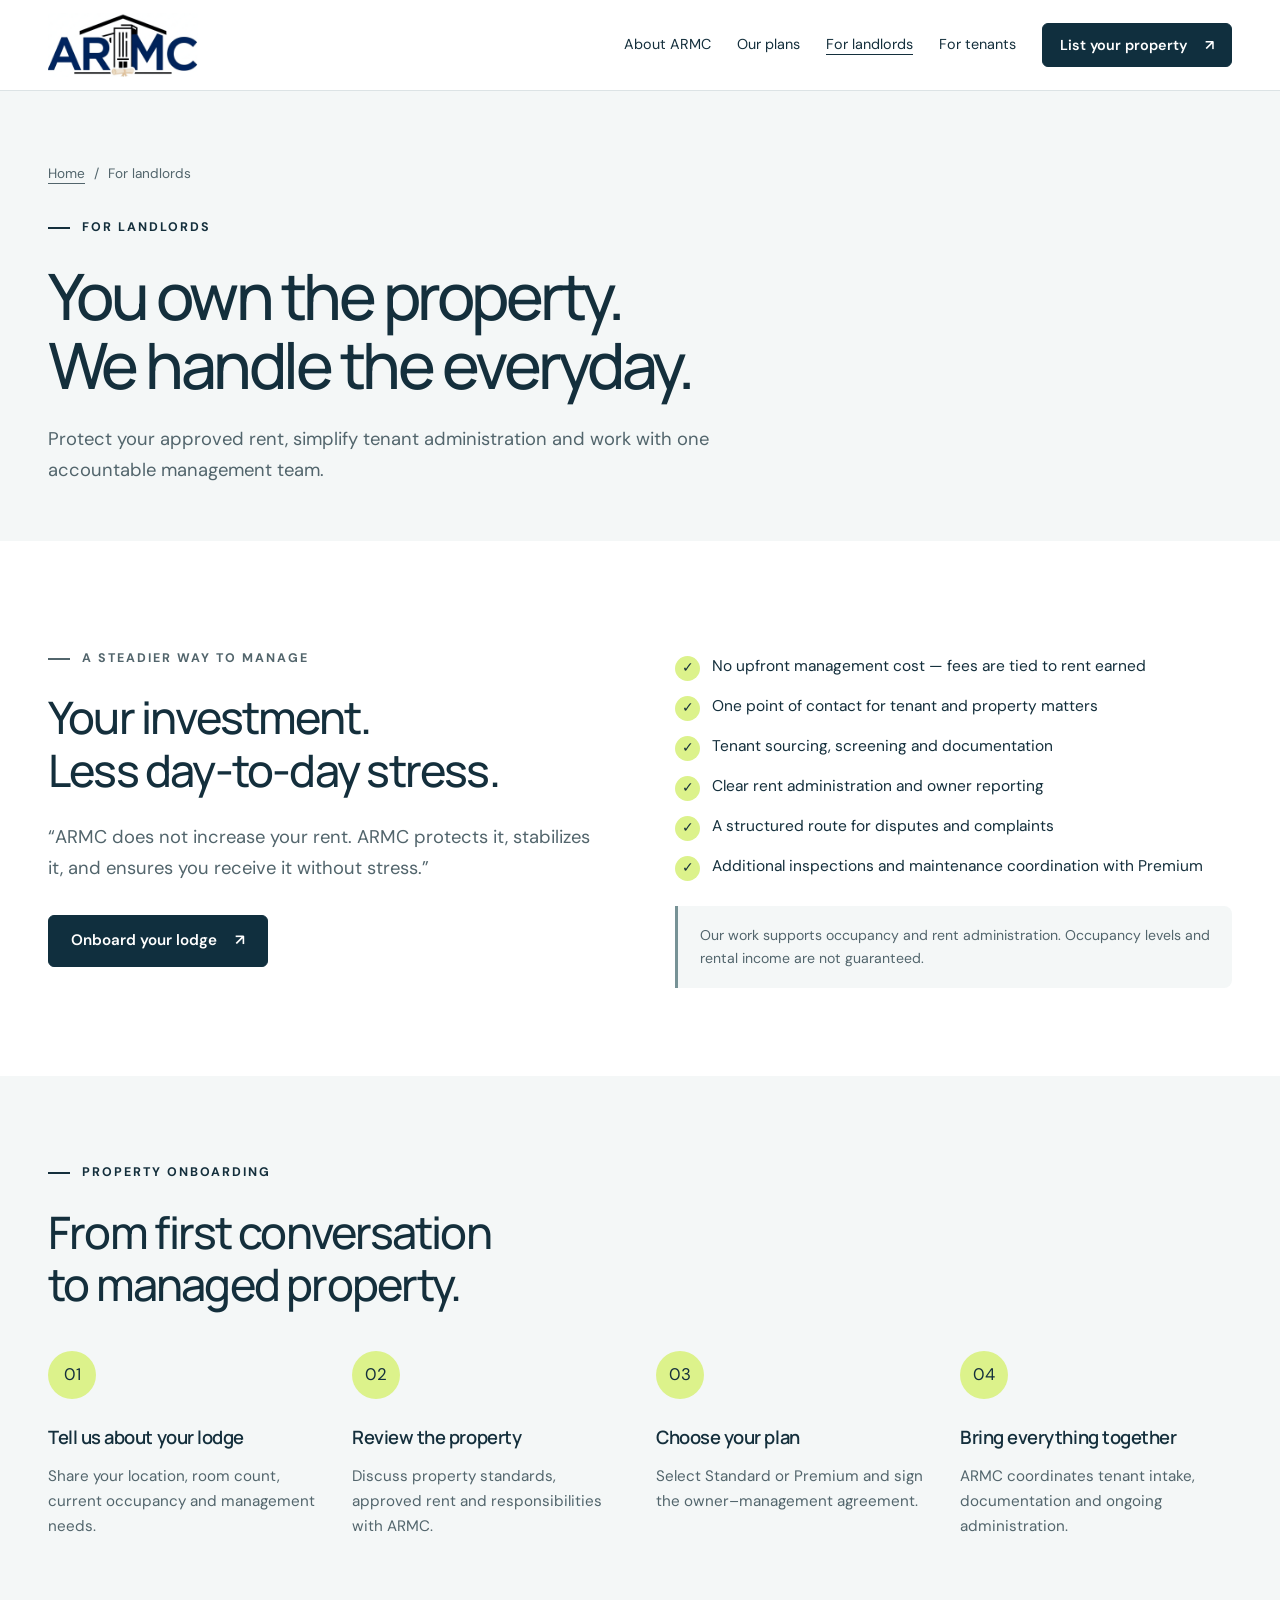
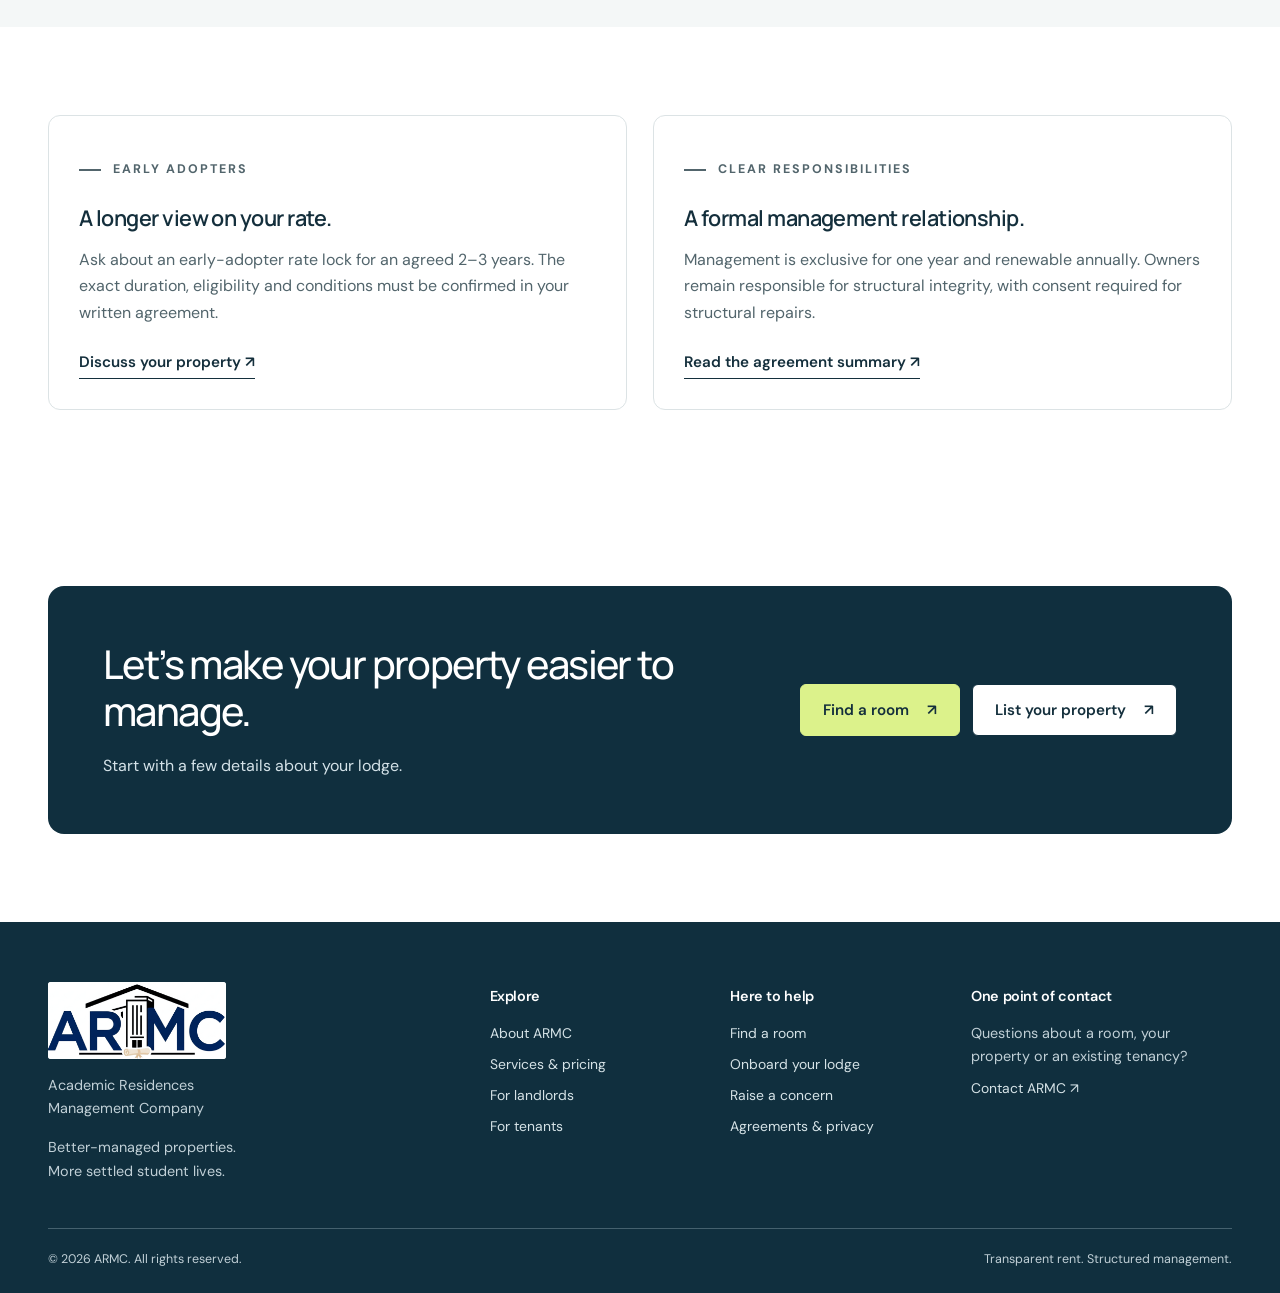
<file: landlords.html>
<!doctype html><html lang="en-NG"><head><meta charset="utf-8"><meta name="viewport" content="width=device-width,initial-scale=1"><title>For landlords | ARMC</title><meta name="description" content="ARMC helps landlords manage tenant intake, rent administration, compliance and property oversight with no upfront management cost."><meta name="theme-color" content="#102f3e"><meta property="og:title" content="For landlords | ARMC"><meta property="og:description" content="ARMC helps landlords manage tenant intake, rent administration, compliance and property oversight with no upfront management cost."><meta property="og:type" content="website"><link rel="icon" type="image/png" href="assets/armc-logo.png"><link rel="stylesheet" href="assets/site.css"><script src="assets/config.js" defer></script><script src="assets/site.js" defer></script><noscript><style>.menu-toggle{display:none}.nav{display:flex;position:static;flex-wrap:wrap}.header-inner{height:auto;flex-wrap:wrap;padding-block:20px}.site-header{position:static}</style></noscript></head><body><a class="skip" href="#main">Skip to content</a><header class="site-header"><div class="wrap header-inner"><a class="brand" href="index.html" aria-label="ARMC home"><span class="logo-window"><img src="assets/armc-logo.png" width="1600" height="1600" alt="ARMC — Academic Residences Management Company"></span></a><button class="menu-toggle" aria-expanded="false" aria-controls="main-nav">Menu</button><nav class="nav" id="main-nav" aria-label="Main navigation"><a href="about.html">About ARMC</a><a href="services.html">Our plans</a><a href="landlords.html" aria-current="page">For landlords</a><a href="tenants.html">For tenants</a><a class="button small" href="contact.html?type=landlord">List your property <span aria-hidden="true">↗</span></a></nav></div></header><main id="main"><section class="page-intro tint"><div class="wrap"><div class="breadcrumb"><a href="index.html">Home</a><span aria-hidden="true">/</span><span>For landlords</span></div><p class="eyebrow">For landlords</p><h1>You own the property.<br>We handle the everyday.</h1><p class="lead">Protect your approved rent, simplify tenant administration and work with one accountable management team.</p></div></section>
<section class="section"><div class="wrap split"><div><p class="eyebrow">A steadier way to manage</p><h2>Your investment.<br>Less day-to-day stress.</h2><p class="lead">“ARMC does not increase your rent. ARMC protects it, stabilizes it, and ensures you receive it without stress.”</p><div class="actions"><a class="button " href="contact.html?type=landlord">Onboard your lodge <span aria-hidden="true">↗</span></a></div></div><div><ul class="ticks"><li><span class="check" aria-hidden="true">✓</span><span>No upfront management cost — fees are tied to rent earned</span></li><li><span class="check" aria-hidden="true">✓</span><span>One point of contact for tenant and property matters</span></li><li><span class="check" aria-hidden="true">✓</span><span>Tenant sourcing, screening and documentation</span></li><li><span class="check" aria-hidden="true">✓</span><span>Clear rent administration and owner reporting</span></li><li><span class="check" aria-hidden="true">✓</span><span>A structured route for disputes and complaints</span></li><li><span class="check" aria-hidden="true">✓</span><span>Additional inspections and maintenance coordination with Premium</span></li></ul><p class="note">Our work supports occupancy and rent administration. Occupancy levels and rental income are not guaranteed.</p></div></div></section>
<section class="section soft"><div class="wrap"><p class="eyebrow">Property onboarding</p><h2>From first conversation<br>to managed property.</h2><div class="steps"><div class="step"><h3>Tell us about your lodge</h3><p>Share your location, room count, current occupancy and management needs.</p></div><div class="step"><h3>Review the property</h3><p>Discuss property standards, approved rent and responsibilities with ARMC.</p></div><div class="step"><h3>Choose your plan</h3><p>Select Standard or Premium and sign the owner–management agreement.</p></div><div class="step"><h3>Bring everything together</h3><p>ARMC coordinates tenant intake, documentation and ongoing administration.</p></div></div></div></section>
<section class="section"><div class="wrap two-cards"><div class="card"><p class="eyebrow">Early adopters</p><h3>A longer view on your rate.</h3><p>Ask about an early-adopter rate lock for an agreed 2–3 years. The exact duration, eligibility and conditions must be confirmed in your written agreement.</p><a class="text-link" href="contact.html?type=landlord">Discuss your property ↗</a></div><div class="card"><p class="eyebrow">Clear responsibilities</p><h3>A formal management relationship.</h3><p>Management is exclusive for one year and renewable annually. Owners remain responsible for structural integrity, with consent required for structural repairs.</p><a class="text-link" href="agreements.html#owners">Read the agreement summary ↗</a></div></div></section><section class="section"><div class="wrap"><div class="statement"><div><h2>Let’s make your property easier to manage.</h2><p>Start with a few details about your lodge.</p></div><div class="actions"><a class="button lime" href="contact.html?type=tenant">Find a room <span aria-hidden="true">↗</span></a><a class="button light" href="contact.html?type=landlord">List your property <span aria-hidden="true">↗</span></a></div></div></div></section></main><footer class="site-footer"><div class="wrap"><div class="footer-grid"><div><a class="brand" href="index.html"><span class="logo-window"><img src="assets/armc-logo.png" width="1600" height="1600" alt="ARMC — Academic Residences Management Company"></span></a><p>Academic Residences<br>Management Company</p><p>Better-managed properties.<br>More settled student lives.</p></div><div><h3>Explore</h3><a href="about.html">About ARMC</a><a href="services.html">Services &amp; pricing</a><a href="landlords.html">For landlords</a><a href="tenants.html">For tenants</a></div><div><h3>Here to help</h3><a href="contact.html?type=tenant">Find a room</a><a href="contact.html?type=landlord">Onboard your lodge</a><a href="contact.html?type=complaint">Raise a concern</a><a href="agreements.html">Agreements &amp; privacy</a></div><div><h3>One point of contact</h3><p>Questions about a room, your property or an existing tenancy?</p><a href="contact.html">Contact ARMC ↗</a><a data-whatsapp hidden>WhatsApp ARMC ↗</a></div></div><div class="footer-bottom"><span>© <span data-year>2026</span> ARMC. All rights reserved.</span><span>Transparent rent. Structured management.</span></div></div></footer></body></html>
</file>
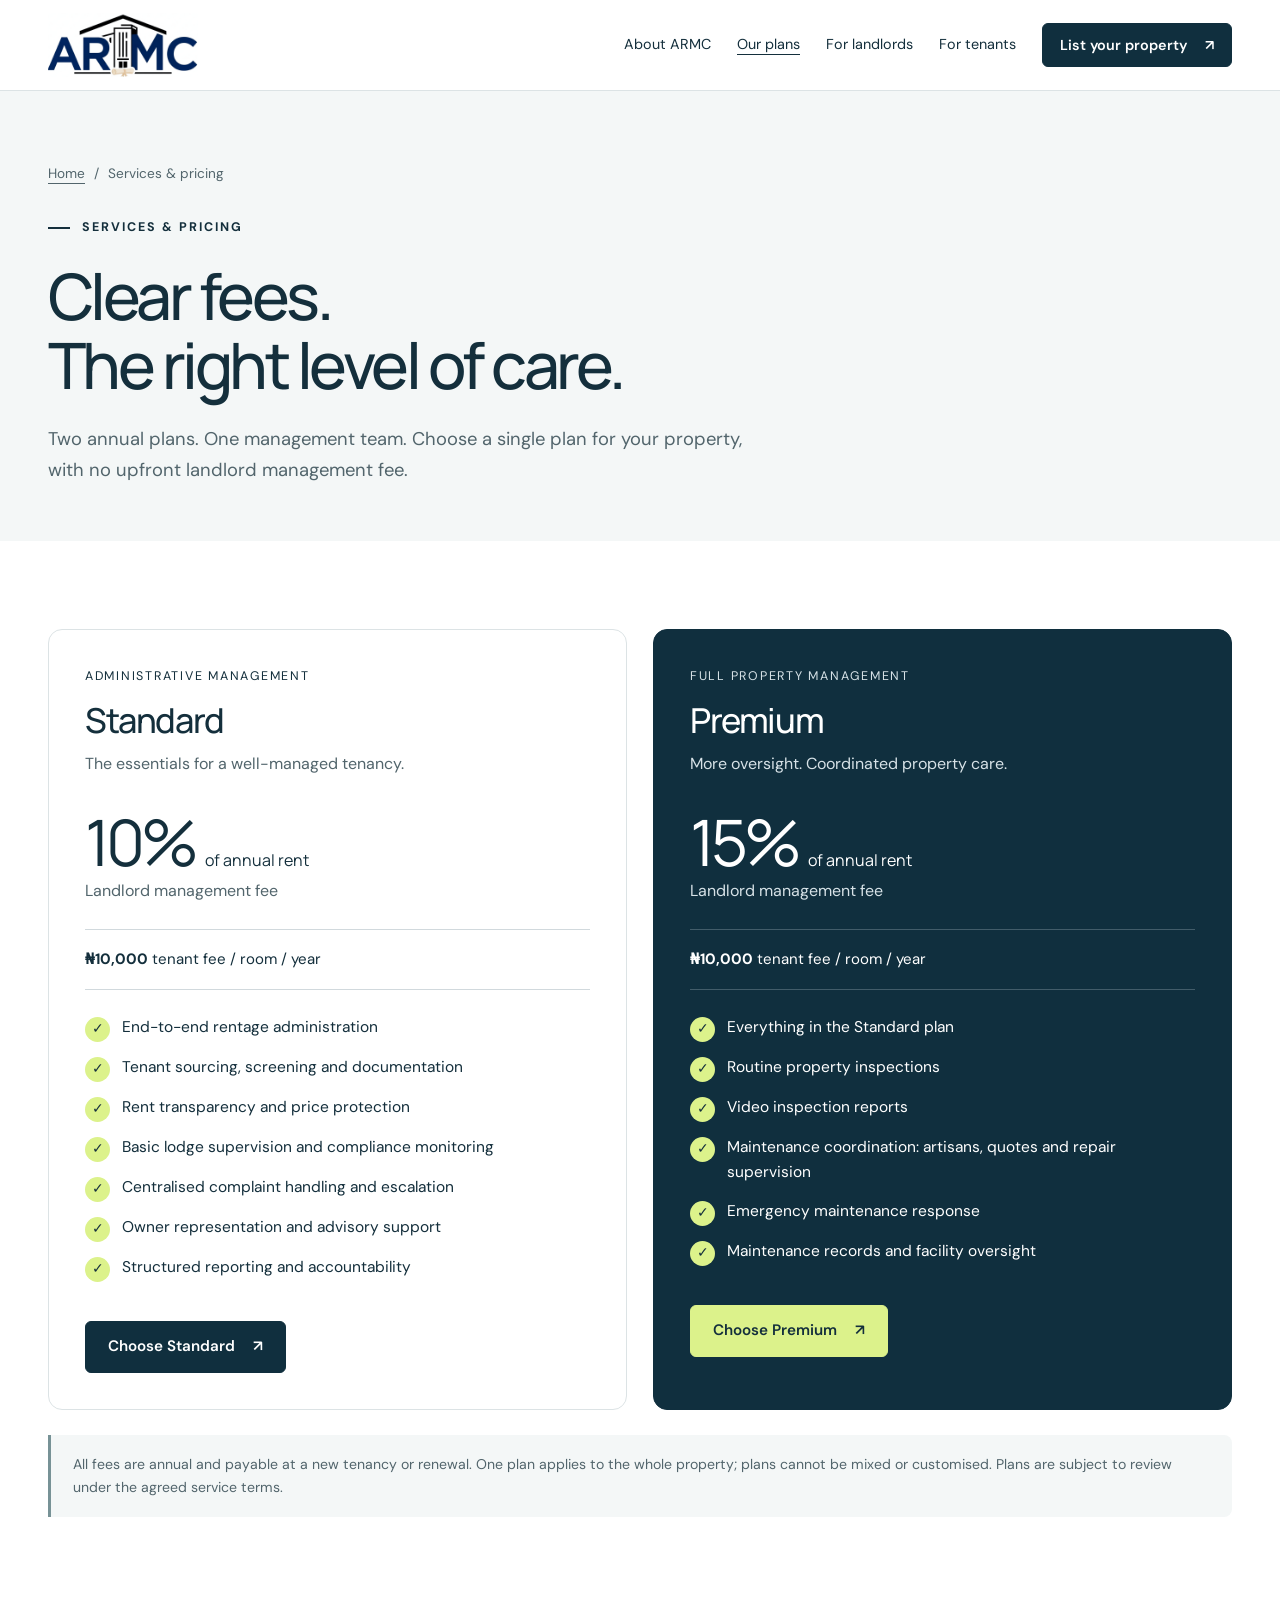
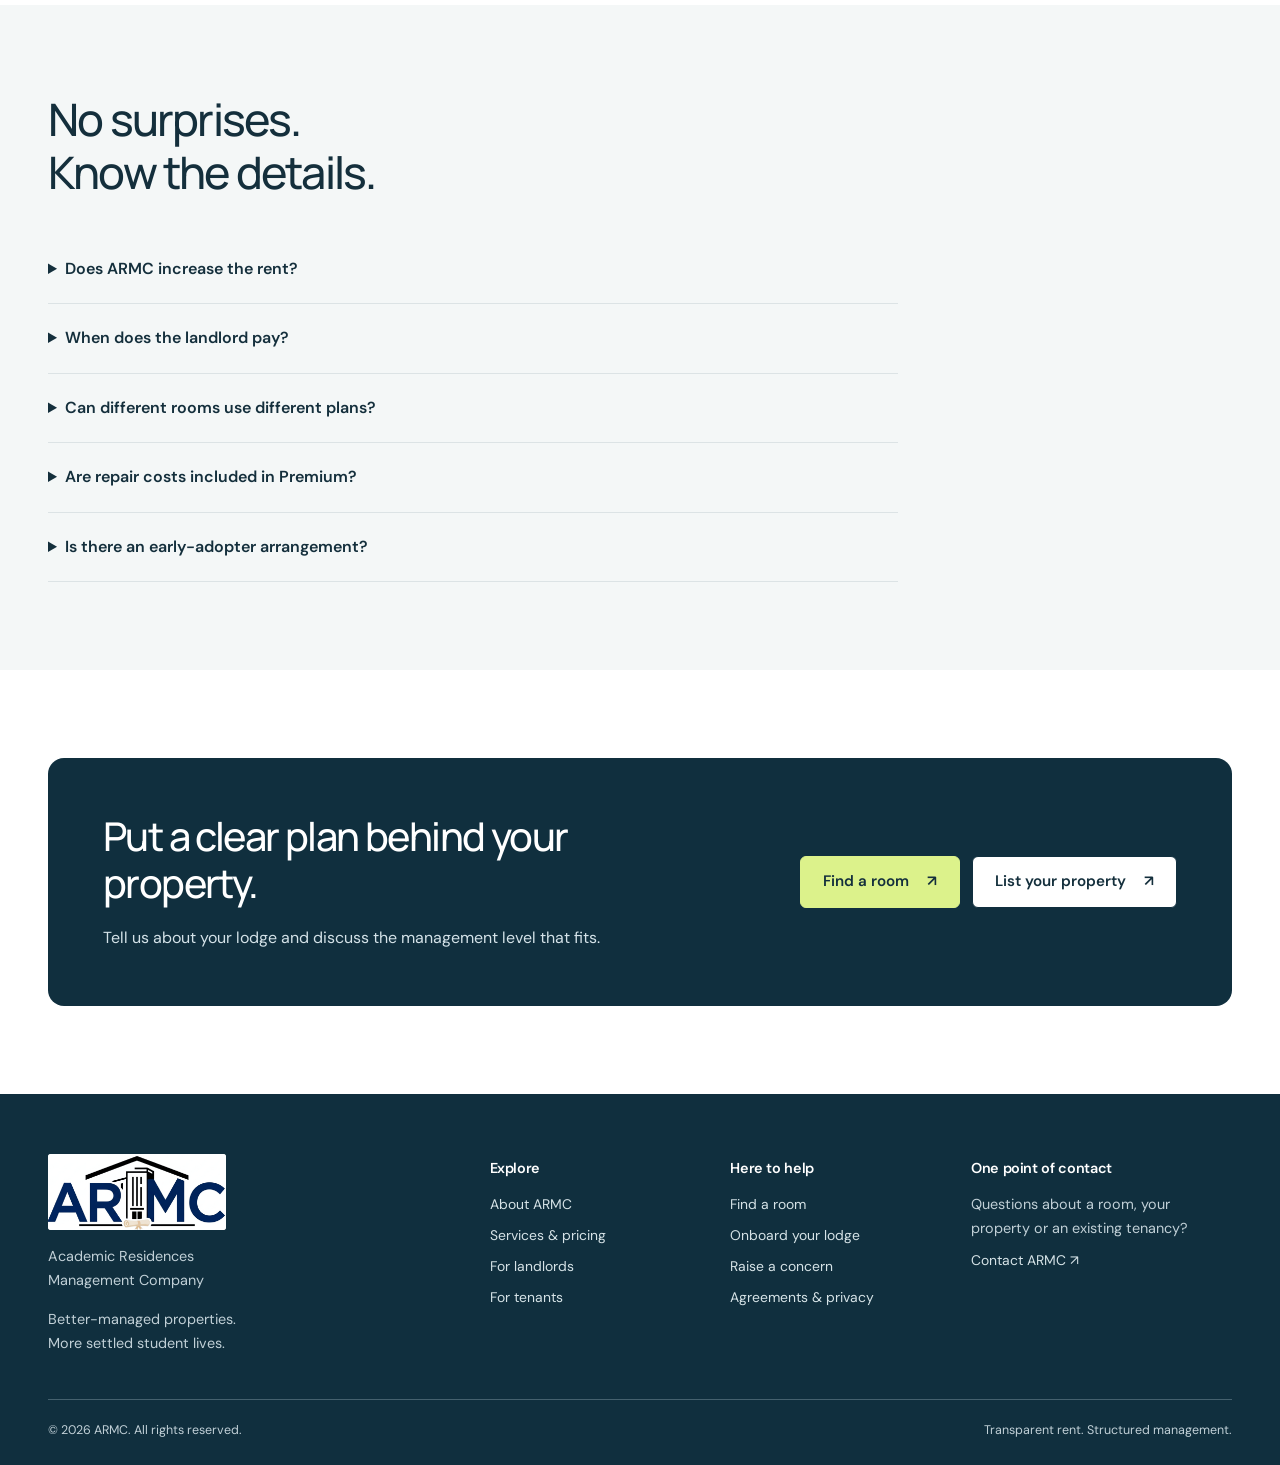
<file: services.html>
<!doctype html><html lang="en-NG"><head><meta charset="utf-8"><meta name="viewport" content="width=device-width,initial-scale=1"><title>Services &amp; pricing | ARMC</title><meta name="description" content="Compare ARMC Standard and Premium annual management plans, with transparent landlord and tenant fees."><meta name="theme-color" content="#102f3e"><meta property="og:title" content="Services &amp; pricing | ARMC"><meta property="og:description" content="Compare ARMC Standard and Premium annual management plans, with transparent landlord and tenant fees."><meta property="og:type" content="website"><link rel="icon" type="image/png" href="assets/armc-logo.png"><link rel="stylesheet" href="assets/site.css"><script src="assets/config.js" defer></script><script src="assets/site.js" defer></script><noscript><style>.menu-toggle{display:none}.nav{display:flex;position:static;flex-wrap:wrap}.header-inner{height:auto;flex-wrap:wrap;padding-block:20px}.site-header{position:static}</style></noscript></head><body><a class="skip" href="#main">Skip to content</a><header class="site-header"><div class="wrap header-inner"><a class="brand" href="index.html" aria-label="ARMC home"><span class="logo-window"><img src="assets/armc-logo.png" width="1600" height="1600" alt="ARMC — Academic Residences Management Company"></span></a><button class="menu-toggle" aria-expanded="false" aria-controls="main-nav">Menu</button><nav class="nav" id="main-nav" aria-label="Main navigation"><a href="about.html">About ARMC</a><a href="services.html" aria-current="page">Our plans</a><a href="landlords.html">For landlords</a><a href="tenants.html">For tenants</a><a class="button small" href="contact.html?type=landlord">List your property <span aria-hidden="true">↗</span></a></nav></div></header><main id="main"><section class="page-intro tint"><div class="wrap"><div class="breadcrumb"><a href="index.html">Home</a><span aria-hidden="true">/</span><span>Services & pricing</span></div><p class="eyebrow">Services & pricing</p><h1>Clear fees.<br>The right level of care.</h1><p class="lead">Two annual plans. One management team. Choose a single plan for your property, with no upfront landlord management fee.</p></div></section>
<section class="section"><div class="wrap"><div class="two-cards"><article class="plan"><p class="plan-label">Administrative management</p><h2>Standard</h2><p class="muted">The essentials for a well-managed tenancy.</p><div class="price">10% <span>of annual rent</span></div><p class="muted">Landlord management fee</p><div class="tenant-fee"><strong>₦10,000</strong> tenant fee / room / year</div><ul class="ticks"><li><span class="check" aria-hidden="true">✓</span><span>End-to-end rentage administration</span></li><li><span class="check" aria-hidden="true">✓</span><span>Tenant sourcing, screening and documentation</span></li><li><span class="check" aria-hidden="true">✓</span><span>Rent transparency and price protection</span></li><li><span class="check" aria-hidden="true">✓</span><span>Basic lodge supervision and compliance monitoring</span></li><li><span class="check" aria-hidden="true">✓</span><span>Centralised complaint handling and escalation</span></li><li><span class="check" aria-hidden="true">✓</span><span>Owner representation and advisory support</span></li><li><span class="check" aria-hidden="true">✓</span><span>Structured reporting and accountability</span></li></ul><a class="button " href="contact.html?type=landlord&plan=standard">Choose Standard <span aria-hidden="true">↗</span></a></article><article class="plan premium"><p class="plan-label">Full property management</p><h2>Premium</h2><p>More oversight. Coordinated property care.</p><div class="price">15% <span>of annual rent</span></div><p>Landlord management fee</p><div class="tenant-fee"><strong>₦10,000</strong> tenant fee / room / year</div><ul class="ticks"><li><span class="check" aria-hidden="true">✓</span><span>Everything in the Standard plan</span></li><li><span class="check" aria-hidden="true">✓</span><span>Routine property inspections</span></li><li><span class="check" aria-hidden="true">✓</span><span>Video inspection reports</span></li><li><span class="check" aria-hidden="true">✓</span><span>Maintenance coordination: artisans, quotes and repair supervision</span></li><li><span class="check" aria-hidden="true">✓</span><span>Emergency maintenance response</span></li><li><span class="check" aria-hidden="true">✓</span><span>Maintenance records and facility oversight</span></li></ul><a class="button lime" href="contact.html?type=landlord&plan=premium">Choose Premium <span aria-hidden="true">↗</span></a></article></div><div class="note">All fees are annual and payable at a new tenancy or renewal. One plan applies to the whole property; plans cannot be mixed or customised. Plans are subject to review under the agreed service terms.</div></div></section>
<section class="section soft"><div class="wrap"><div class="section-head"><h2>No surprises.<br>Know the details.</h2></div><div class="faq"><details><summary>Does ARMC increase the rent?</summary><p>ARMC’s model protects the approved rent from agent inflation. The landlord management fee and the ₦10,000 annual tenant fee are stated separately.</p></details><details><summary>When does the landlord pay?</summary><p>There is no upfront landlord management fee. The annual management fee is payable at new rentage or renewal, when rent is earned, according to the signed agreement.</p></details><details><summary>Can different rooms use different plans?</summary><p>No. One management plan applies to each property. Plans cannot be mixed or customised.</p></details><details><summary>Are repair costs included in Premium?</summary><p>Premium includes maintenance coordination and oversight. Confirm repair budgets, payment responsibilities and approvals in the owner agreement. ARMC cannot execute structural repairs without owner consent.</p></details><details><summary>Is there an early-adopter arrangement?</summary><p>An early-adopter rate may be locked for an agreed period of 2–3 years. Ask ARMC to confirm eligibility, the exact duration and all conditions in writing before onboarding.</p></details></div></div></section><section class="section"><div class="wrap"><div class="statement"><div><h2>Put a clear plan behind your property.</h2><p>Tell us about your lodge and discuss the management level that fits.</p></div><div class="actions"><a class="button lime" href="contact.html?type=tenant">Find a room <span aria-hidden="true">↗</span></a><a class="button light" href="contact.html?type=landlord">List your property <span aria-hidden="true">↗</span></a></div></div></div></section></main><footer class="site-footer"><div class="wrap"><div class="footer-grid"><div><a class="brand" href="index.html"><span class="logo-window"><img src="assets/armc-logo.png" width="1600" height="1600" alt="ARMC — Academic Residences Management Company"></span></a><p>Academic Residences<br>Management Company</p><p>Better-managed properties.<br>More settled student lives.</p></div><div><h3>Explore</h3><a href="about.html">About ARMC</a><a href="services.html">Services &amp; pricing</a><a href="landlords.html">For landlords</a><a href="tenants.html">For tenants</a></div><div><h3>Here to help</h3><a href="contact.html?type=tenant">Find a room</a><a href="contact.html?type=landlord">Onboard your lodge</a><a href="contact.html?type=complaint">Raise a concern</a><a href="agreements.html">Agreements &amp; privacy</a></div><div><h3>One point of contact</h3><p>Questions about a room, your property or an existing tenancy?</p><a href="contact.html">Contact ARMC ↗</a><a data-whatsapp hidden>WhatsApp ARMC ↗</a></div></div><div class="footer-bottom"><span>© <span data-year>2026</span> ARMC. All rights reserved.</span><span>Transparent rent. Structured management.</span></div></div></footer></body></html>
</file>
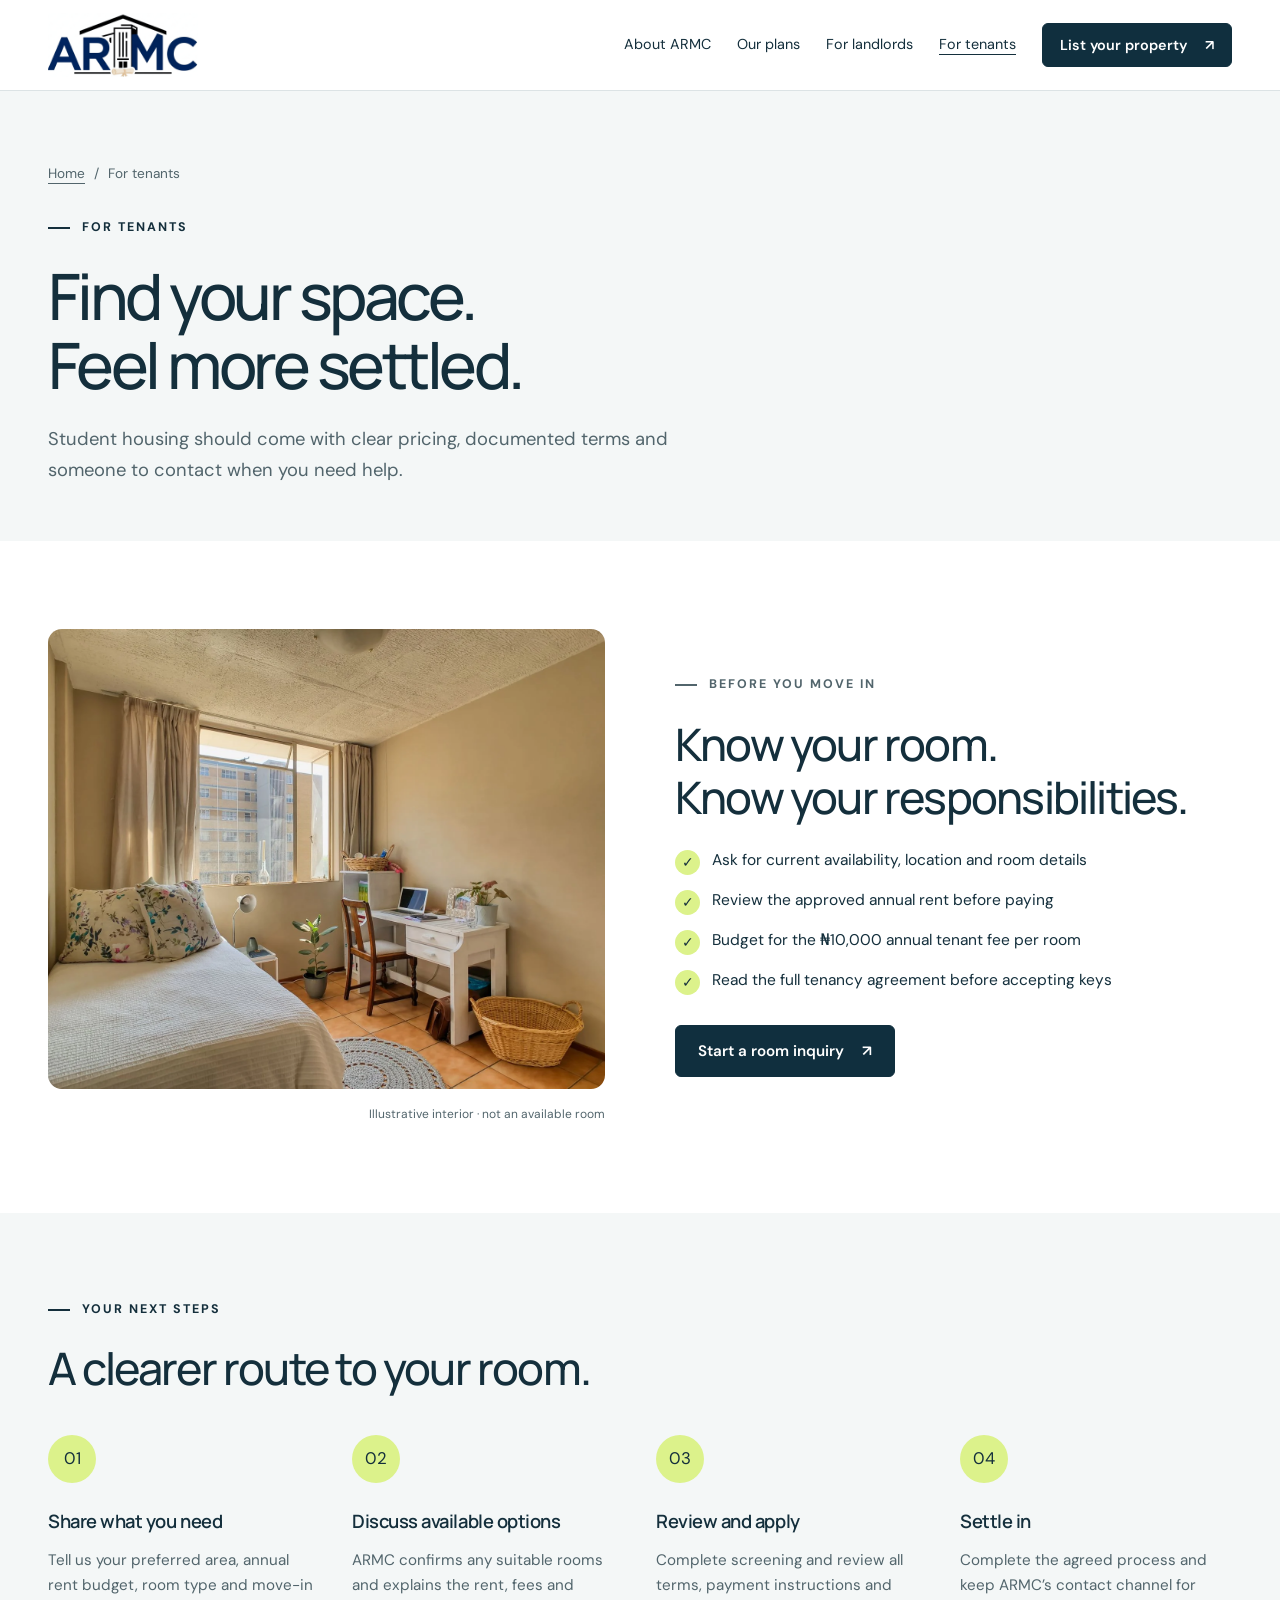
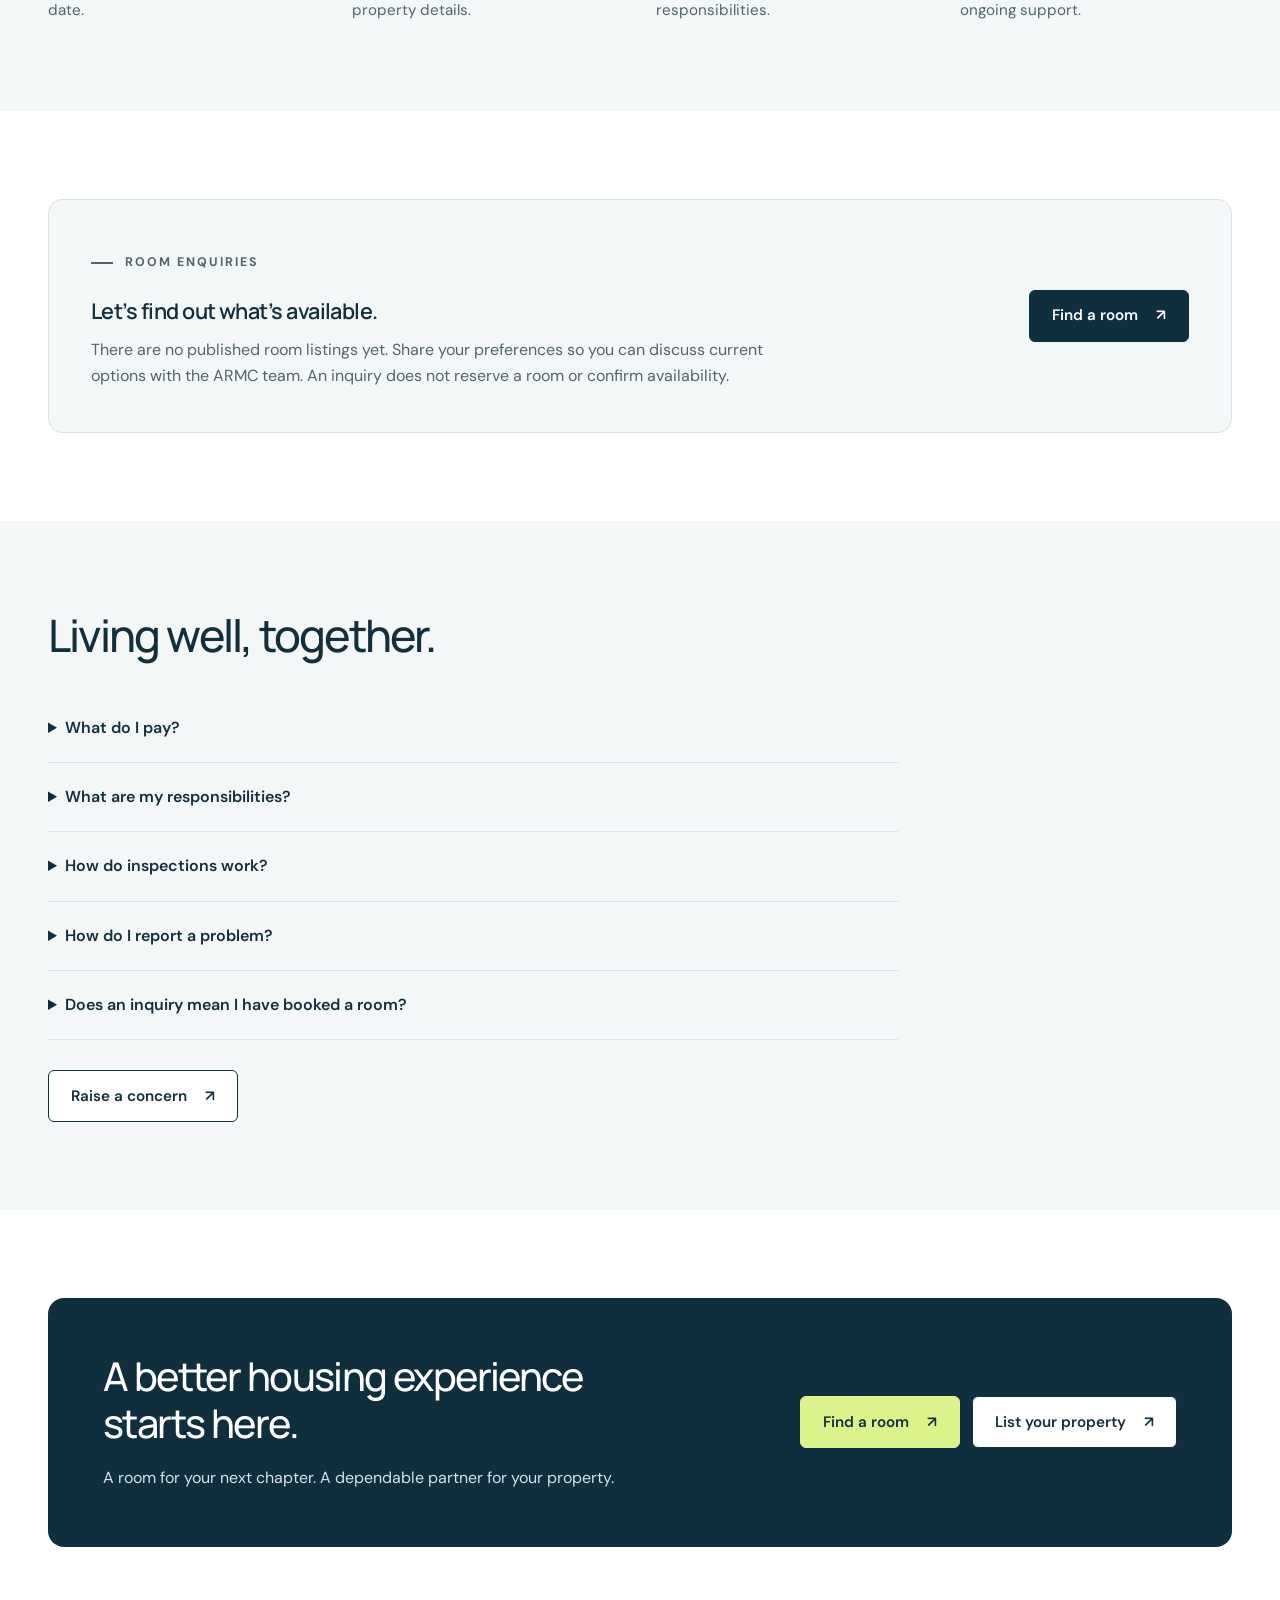
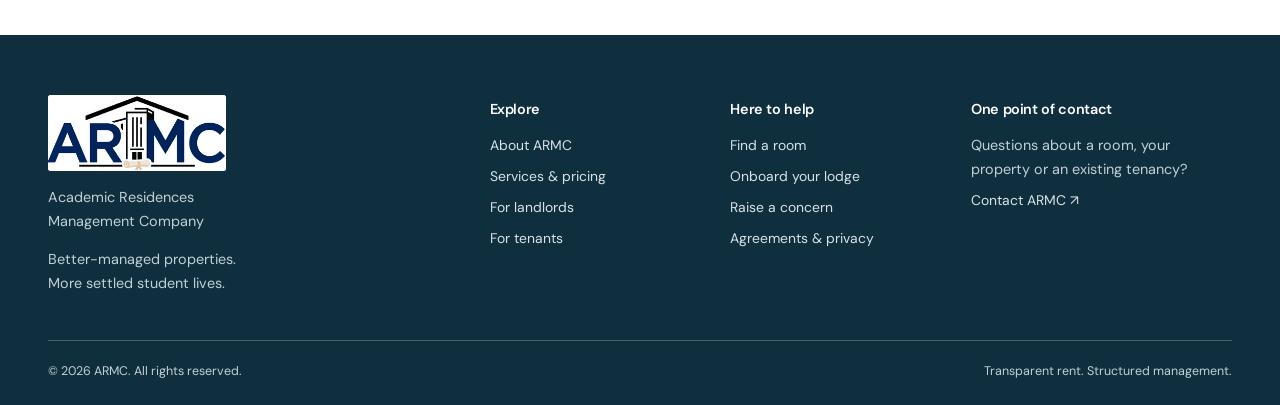
<file: tenants.html>
<!doctype html><html lang="en-NG"><head><meta charset="utf-8"><meta name="viewport" content="width=device-width,initial-scale=1"><title>For tenants · find a room | ARMC</title><meta name="description" content="Start a student housing inquiry with ARMC. Understand approved rent, annual tenant fees and how structured tenancy works."><meta name="theme-color" content="#102f3e"><meta property="og:title" content="For tenants · find a room | ARMC"><meta property="og:description" content="Start a student housing inquiry with ARMC. Understand approved rent, annual tenant fees and how structured tenancy works."><meta property="og:type" content="website"><link rel="icon" type="image/png" href="assets/armc-logo.png"><link rel="stylesheet" href="assets/site.css"><script src="assets/config.js" defer></script><script src="assets/site.js" defer></script><noscript><style>.menu-toggle{display:none}.nav{display:flex;position:static;flex-wrap:wrap}.header-inner{height:auto;flex-wrap:wrap;padding-block:20px}.site-header{position:static}</style></noscript></head><body><a class="skip" href="#main">Skip to content</a><header class="site-header"><div class="wrap header-inner"><a class="brand" href="index.html" aria-label="ARMC home"><span class="logo-window"><img src="assets/armc-logo.png" width="1600" height="1600" alt="ARMC — Academic Residences Management Company"></span></a><button class="menu-toggle" aria-expanded="false" aria-controls="main-nav">Menu</button><nav class="nav" id="main-nav" aria-label="Main navigation"><a href="about.html">About ARMC</a><a href="services.html">Our plans</a><a href="landlords.html">For landlords</a><a href="tenants.html" aria-current="page">For tenants</a><a class="button small" href="contact.html?type=landlord">List your property <span aria-hidden="true">↗</span></a></nav></div></header><main id="main"><section class="page-intro tint"><div class="wrap"><div class="breadcrumb"><a href="index.html">Home</a><span aria-hidden="true">/</span><span>For tenants</span></div><p class="eyebrow">For tenants</p><h1>Find your space.<br>Feel more settled.</h1><p class="lead">Student housing should come with clear pricing, documented terms and someone to contact when you need help.</p></div></section>
<section class="section"><div class="wrap split"><div><img class="split-photo" src="assets/student-room.webp" width="1600" height="1067" alt="A bedroom with a study desk beside the window"><p class="image-note">Illustrative interior · not an available room</p></div><div><p class="eyebrow">Before you move in</p><h2>Know your room.<br>Know your responsibilities.</h2><ul class="ticks"><li><span class="check" aria-hidden="true">✓</span><span>Ask for current availability, location and room details</span></li><li><span class="check" aria-hidden="true">✓</span><span>Review the approved annual rent before paying</span></li><li><span class="check" aria-hidden="true">✓</span><span>Budget for the ₦10,000 annual tenant fee per room</span></li><li><span class="check" aria-hidden="true">✓</span><span>Read the full tenancy agreement before accepting keys</span></li></ul><div class="actions"><a class="button " href="contact.html?type=tenant">Start a room inquiry <span aria-hidden="true">↗</span></a></div></div></div></section>
<section class="section soft"><div class="wrap"><p class="eyebrow">Your next steps</p><h2>A clearer route to your room.</h2><div class="steps"><div class="step"><h3>Share what you need</h3><p>Tell us your preferred area, annual rent budget, room type and move-in date.</p></div><div class="step"><h3>Discuss available options</h3><p>ARMC confirms any suitable rooms and explains the rent, fees and property details.</p></div><div class="step"><h3>Review and apply</h3><p>Complete screening and review all terms, payment instructions and responsibilities.</p></div><div class="step"><h3>Settle in</h3><p>Complete the agreed process and keep ARMC’s contact channel for ongoing support.</p></div></div></div></section>
<section class="section" id="rooms"><div class="wrap"><div class="empty-listings"><div><p class="eyebrow">Room enquiries</p><h3>Let’s find out what’s available.</h3><p>There are no published room listings yet. Share your preferences so you can discuss current options with the ARMC team. An inquiry does not reserve a room or confirm availability.</p></div><a class="button " href="contact.html?type=tenant">Find a room <span aria-hidden="true">↗</span></a></div></div></section>
<section class="section soft"><div class="wrap"><h2>Living well, together.</h2><div class="faq"><details><summary>What do I pay?</summary><p>Annual rent is paid in advance at the approved rate, alongside the ₦10,000 annual tenant fee per room. Ask for written payment details before making any payment.</p></details><details><summary>What are my responsibilities?</summary><p>Use the premises for residential purposes, comply with the documented conduct rules and do not sublet without ARMC approval. Review the complete tenant agreement before accepting keys.</p></details><details><summary>How do inspections work?</summary><p>The tenancy terms provide for routine inspections with reasonable notice. Ask the team to explain the inspection arrangements for your property.</p></details><details><summary>How do I report a problem?</summary><p>Submit complaints and requests through ARMC’s official contact channels, including your lodge and room reference. For immediate danger, contact the appropriate emergency service first.</p></details><details><summary>Does an inquiry mean I have booked a room?</summary><p>No. Availability, screening, tenancy terms and payment must be confirmed with ARMC. This website does not take rent payments or issue booking confirmations.</p></details></div><div class="actions"><a class="button light" href="contact.html?type=complaint">Raise a concern <span aria-hidden="true">↗</span></a></div></div></section><section class="section"><div class="wrap"><div class="statement"><div><h2>A better housing experience starts here.</h2><p>A room for your next chapter. A dependable partner for your property.</p></div><div class="actions"><a class="button lime" href="contact.html?type=tenant">Find a room <span aria-hidden="true">↗</span></a><a class="button light" href="contact.html?type=landlord">List your property <span aria-hidden="true">↗</span></a></div></div></div></section></main><footer class="site-footer"><div class="wrap"><div class="footer-grid"><div><a class="brand" href="index.html"><span class="logo-window"><img src="assets/armc-logo.png" width="1600" height="1600" alt="ARMC — Academic Residences Management Company"></span></a><p>Academic Residences<br>Management Company</p><p>Better-managed properties.<br>More settled student lives.</p></div><div><h3>Explore</h3><a href="about.html">About ARMC</a><a href="services.html">Services &amp; pricing</a><a href="landlords.html">For landlords</a><a href="tenants.html">For tenants</a></div><div><h3>Here to help</h3><a href="contact.html?type=tenant">Find a room</a><a href="contact.html?type=landlord">Onboard your lodge</a><a href="contact.html?type=complaint">Raise a concern</a><a href="agreements.html">Agreements &amp; privacy</a></div><div><h3>One point of contact</h3><p>Questions about a room, your property or an existing tenancy?</p><a href="contact.html">Contact ARMC ↗</a><a data-whatsapp hidden>WhatsApp ARMC ↗</a></div></div><div class="footer-bottom"><span>© <span data-year>2026</span> ARMC. All rights reserved.</span><span>Transparent rent. Structured management.</span></div></div></footer></body></html>
</file>
<file: assets/site.css>
@import url('https://fonts.googleapis.com/css2?family=DM+Sans:wght@400;500;600;700&family=Manrope:wght@400;500;600;700;800&display=swap');
:root{--ink:#142f3c;--navy:#102f3e;--muted:#52656c;--line:#dce3e5;--lime:#dcf28b;--paper:#f4f7f7;--white:#fff;--radius:18px}*{box-sizing:border-box}html{scroll-behavior:smooth;scroll-padding-top:100px}body{margin:0;color:var(--ink);background:white;font:16px/1.65 'DM Sans',Arial,sans-serif}h1,h2,h3,h4,.brand{font-family:Manrope,Arial,sans-serif}h1,h2,h3,p{margin:0}h1{font-size:clamp(2.65rem,5.3vw,5rem);line-height:1.08;letter-spacing:-.055em;font-weight:500}h2{font-size:clamp(2rem,3.5vw,3.25rem);font-weight:500;line-height:1.18;letter-spacing:-.04em}h3{font-size:1.35rem;line-height:1.35;letter-spacing:-.025em;font-weight:600}p+p{margin-top:1rem}a{color:inherit;text-underline-offset:5px}button,input,textarea,select{font:inherit}button,a,input,select,textarea{touch-action:manipulation}button{cursor:pointer}a,button{-webkit-tap-highlight-color:transparent}a:focus-visible,button:focus-visible,input:focus-visible,select:focus-visible,textarea:focus-visible,summary:focus-visible{outline:3px solid #397caf;outline-offset:4px}.skip{position:absolute;top:-100px;left:12px;z-index:100;background:white;padding:12px}.skip:focus{top:12px}.wrap{width:min(1280px,calc(100% - 96px));margin:auto}.site-header{position:sticky;top:0;z-index:20;background:#fffffffa;border-bottom:1px solid var(--line)}.header-inner{height:90px;display:flex;align-items:center;gap:32px}.brand{text-decoration:none;display:flex;align-items:center;gap:10px;font-size:1.8rem;font-weight:800;letter-spacing:-.06em}.brand svg{width:34px;height:36px}.nav{display:flex;align-items:center;gap:26px;margin-left:auto}.nav a{font-size:.9rem;text-decoration:none;white-space:nowrap}.nav a:hover,.nav a[aria-current=page]{text-decoration:underline}.button{display:inline-flex;align-items:center;justify-content:center;gap:18px;border:1px solid var(--navy);background:var(--navy);color:white;border-radius:6px;text-decoration:none;min-height:52px;padding:13px 22px;font-weight:600;font-size:.95rem;line-height:1.4;text-align:center;transition:background .18s,transform .18s}.button:hover{background:#245163;transform:translateY(-1px)}.button.light{background:white;color:var(--ink)}.button.light:hover{background:var(--paper)}.button.lime{background:var(--lime);color:var(--ink);border-color:var(--lime)}.button.lime:hover{background:#cee674}.button.small{min-height:44px;padding:10px 17px}.menu-toggle{display:none;background:none;border:1px solid var(--line);padding:7px 12px;border-radius:5px}.eyebrow{text-transform:uppercase;font-size:.78rem;letter-spacing:.16em;font-weight:700;line-height:1.4;margin-bottom:24px}.eyebrow:before{content:'';display:inline-block;width:22px;height:2px;background:currentColor;vertical-align:middle;margin-right:12px}.lead{font-size:1.15rem;line-height:1.7;color:var(--muted);max-width:580px}.actions{display:flex;gap:12px;flex-wrap:wrap;margin-top:30px}.home-hero{padding:40px 0 0}.hero-grid{display:grid;grid-template-columns:1fr 1fr;min-height:565px;gap:28px}.hero-copy{padding:44px 32px 36px 0;display:flex;flex-direction:column;align-items:flex-start;justify-content:center}.hero-copy h1{max-width:610px;margin-bottom:26px}.accent-word{position:relative;display:inline-block}.accent-word:after{content:'';position:absolute;left:0;right:0;bottom:-5px;height:6px;background:var(--lime);z-index:-1}.hero-photo{position:relative;min-height:520px;border-radius:var(--radius);overflow:hidden;background:#dce5e5}.hero-photo>img{width:100%;height:100%;position:absolute;inset:0;object-fit:cover}.photo-caption{position:absolute;left:24px;bottom:24px;right:24px;padding:19px 22px;border-radius:10px;background:#fffef3f2;display:flex;align-items:center;justify-content:space-between;gap:20px}.photo-caption strong{font-size:1.1rem;font-weight:600;display:block}.photo-caption small{font-size:.8rem;color:var(--muted)}.caption-symbol{font-size:1.8rem}.image-note{font-size:.75rem;color:var(--muted);margin-top:8px;text-align:right}.trust-strip{display:grid;grid-template-columns:1.15fr repeat(3,1fr);gap:20px;padding:30px 0 34px;border-bottom:1px solid var(--line);align-items:center}.trust-strip p{font-size:.85rem;color:var(--muted)}.trust-item{font-size:.94rem;display:flex;align-items:center;gap:10px}.check{display:inline-flex;width:25px;height:25px;align-items:center;justify-content:center;border-radius:50%;background:var(--lime);color:var(--ink);font-size:.85rem;flex-shrink:0}.section{padding:88px 0}.section.soft{background:var(--paper)}.section-head{display:flex;justify-content:space-between;align-items:flex-end;gap:40px;margin-bottom:36px}.section-head h2{max-width:670px}.section-head p{max-width:370px;color:var(--muted)}.text-link{font-weight:600;text-decoration:none;border-bottom:1px solid;padding-bottom:3px;white-space:nowrap;font-size:.95rem}.cards{display:grid;grid-template-columns:repeat(3,1fr);gap:22px}.card{border:1px solid var(--line);border-radius:12px;padding:30px;display:flex;align-items:flex-start;flex-direction:column}.card p{color:var(--muted);margin:15px 0 24px}.card .text-link{margin-top:auto}.card-number{font-size:.9rem;color:var(--muted);margin-bottom:35px}.card-icon{width:46px;height:46px;display:flex;align-items:center;justify-content:center;background:var(--lime);border-radius:9px;margin-bottom:28px;font-size:1.4rem}.split{display:grid;grid-template-columns:1fr 1fr;gap:70px;align-items:center}.split-photo{border-radius:14px;width:100%;height:460px;object-fit:cover}.split h2{margin-bottom:25px}.split p{color:var(--muted)}.ticks{padding:0;list-style:none;margin:25px 0 0}.ticks li{display:flex;gap:12px;align-items:flex-start;margin:13px 0;font-size:.97rem}.ticks .check{margin-top:2px}.statement{background:var(--navy);color:white;padding:55px;border-radius:16px;display:grid;grid-template-columns:1.35fr 1fr;gap:55px;align-items:center}.statement p{color:#d4e2e8;margin-top:18px}.statement h2{font-size:clamp(2rem,3.1vw,3rem)}.statement .actions{margin-top:0;justify-content:flex-end}.fee-inline{display:grid;grid-template-columns:repeat(3,1fr);gap:24px;padding:32px 0 0;margin-top:30px;border-top:1px solid var(--line)}.fee-inline strong{display:block;font-size:2.25rem;font-family:Manrope,Arial,sans-serif;font-weight:500;letter-spacing:-.04em}.fee-inline span{font-size:.85rem;color:var(--muted)}.site-footer{background:var(--navy);color:white;padding:60px 0 24px;margin-top:0}.footer-grid{display:grid;grid-template-columns:2fr 1fr 1fr 1.3fr;gap:40px}.footer-grid p{font-size:.9rem;color:#c1d0d7;max-width:280px;margin-top:15px}.footer-grid h3{font-family:'DM Sans',Arial,sans-serif;font-size:.9rem;margin:5px 0 15px}.footer-grid a:not(.brand){display:block;font-size:.87rem;color:#d6e3e7;text-decoration:none;margin:8px 0}.footer-grid a:hover{text-decoration:underline}.footer-bottom{border-top:1px solid #45616e;margin-top:44px;padding-top:20px;display:flex;justify-content:space-between;gap:20px;font-size:.78rem;color:#c1d0d7}.page-intro{padding:72px 0 54px}.page-intro h1{font-size:clamp(2.7rem,5vw,4.7rem);max-width:950px}.page-intro .lead{margin-top:25px;max-width:700px}.breadcrumb{display:flex;gap:9px;color:var(--muted);font-size:.85rem;margin-bottom:34px}.page-intro.tint{background:var(--paper)}.wide-copy{max-width:780px}.wide-copy h2{margin-bottom:24px}.two-cards{display:grid;grid-template-columns:1fr 1fr;gap:26px}.plan{border:1px solid var(--line);border-radius:14px;padding:36px;position:relative}.plan.premium{background:var(--navy);color:white;border-color:var(--navy)}.plan.premium p,.plan.premium .muted{color:#d7e2e7}.plan-label{font-size:.78rem;letter-spacing:.14em;text-transform:uppercase;margin-bottom:14px}.plan h2{font-size:2.15rem;margin-bottom:10px}.plan .price{font-size:4rem;letter-spacing:-.06em;font-family:Manrope,Arial,sans-serif;line-height:1.1;margin-top:30px}.plan .price span{font-size:1rem;letter-spacing:0}.plan .tenant-fee{margin:25px 0;padding:17px 0;border-top:1px solid #8ca0aa66;border-bottom:1px solid #8ca0aa66;font-size:.94rem}.plan .button{margin-top:26px}.note{font-size:.88rem;color:var(--muted);background:var(--paper);border-left:3px solid #779296;padding:18px 22px;border-radius:0 8px 8px 0;margin-top:25px}.steps{counter-reset:step;display:grid;grid-template-columns:repeat(4,1fr);gap:32px;margin-top:40px}.step:before{counter-increment:step;content:'0' counter(step);font-size:1.05rem;display:flex;width:48px;height:48px;align-items:center;justify-content:center;background:var(--lime);border-radius:50%;margin-bottom:26px}.step h3{font-size:1.15rem}.step p{font-size:.95rem;color:var(--muted);margin-top:14px}.faq{max-width:850px;margin-top:32px}details{border-bottom:1px solid var(--line);padding:21px 0}summary{cursor:pointer;font-weight:600;padding-right:20px}details p{color:var(--muted);padding:15px 0 0;max-width:750px}.empty-listings{border:1px solid var(--line);padding:42px;border-radius:14px;background:var(--paper);display:grid;grid-template-columns:1fr auto;gap:40px;align-items:center}.empty-listings p{color:var(--muted);max-width:680px;margin-top:12px}.legal-grid{display:grid;grid-template-columns:240px 1fr;gap:70px}.legal-nav{position:sticky;top:120px;align-self:start}.legal-nav a{display:block;padding:10px 0;font-size:.95rem}.legal-section{scroll-margin-top:120px;padding-bottom:50px}.legal-section h2{font-size:2rem;margin-bottom:24px}.legal-section ol{padding-left:23px;color:var(--muted)}.legal-section li{padding:7px 0 7px 8px}.contact-grid{display:grid;grid-template-columns:.8fr 1.2fr;gap:65px}.contact-copy h2{font-size:2.1rem;margin-bottom:20px}.contact-copy p{color:var(--muted)}.contact-box{border-top:1px solid var(--line);margin-top:28px;padding-top:24px}.contact-box strong{display:block;margin-bottom:10px}.contact-box a{overflow-wrap:anywhere}.form-shell{border:1px solid var(--line);border-radius:14px;padding:32px}.inquiry-tabs{display:flex;gap:8px;flex-wrap:wrap;margin-bottom:28px}.inquiry-tabs button{flex:1;border:1px solid var(--line);background:white;color:var(--ink);border-radius:5px;padding:11px 13px;font-size:.85rem}.inquiry-tabs button[aria-pressed=true]{background:var(--navy);color:white;border-color:var(--navy)}.form-grid{display:grid;grid-template-columns:1fr 1fr;gap:20px}.field{display:flex;flex-direction:column;gap:7px}.field.full{grid-column:1/-1}.field label{font-size:.88rem;font-weight:600}.field input,.field select,.field textarea{width:100%;padding:12px 14px;border:1px solid #b7c4ca;border-radius:5px;background:white;color:var(--ink);min-height:49px}.field textarea{resize:vertical;min-height:120px}.field small{font-size:.8rem;color:var(--muted)}.consent{display:flex;align-items:flex-start;gap:10px;font-size:.84rem;margin-top:22px;color:var(--muted)}.consent input{width:18px;height:18px;margin-top:4px;flex-shrink:0}.form-shell .actions{margin-top:24px}.form-result{background:var(--paper);border:1px solid var(--line);border-radius:10px;padding:22px;margin-top:25px}.form-result h3{font-size:1.1rem}.form-result textarea{display:block;width:100%;margin-top:14px;min-height:240px;background:white;border:1px solid var(--line);padding:15px;border-radius:6px;font-size:.85rem;color:var(--ink);resize:vertical}.form-result p{font-size:.88rem;color:var(--muted);margin-top:10px}.muted{color:var(--muted)}.status{font-size:.85rem;margin-top:14px;color:var(--muted)}[hidden]{display:none!important}.noscript{padding:15px;background:#fff1ca}.bottom-space{padding-bottom:85px}
@media(min-width:1500px){.hero-grid{min-height:625px}.hero-copy{padding-right:65px}}
@media(max-width:1100px){.wrap{width:calc(100% - 56px)}.nav{gap:16px}.header-inner{gap:20px}.nav a{font-size:.83rem}.hero-copy{padding-right:0}.hero-grid{gap:20px}.trust-strip{grid-template-columns:repeat(3,1fr)}.trust-strip>p{grid-column:1/-1}.split{gap:40px}.card{padding:24px}.statement{padding:40px}.footer-grid{gap:24px}.contact-grid{gap:40px}}
@media(max-width:850px){.header-inner{height:76px;justify-content:space-between}.menu-toggle{display:block}.nav{display:none;position:absolute;top:76px;left:0;right:0;padding:20px 28px;background:white;border-bottom:1px solid var(--line);flex-direction:column;align-items:stretch;gap:0}.nav.open{display:flex}.nav a{padding:12px 0;font-size:1rem}.nav .button{padding:14px}.hero-grid{grid-template-columns:1fr 1fr}.hero-photo{min-height:460px}.hero-copy h1{font-size:3.2rem}.hero-copy .lead{font-size:1rem}.actions{gap:10px}.actions .button{padding:13px 17px}.section{padding:65px 0}.cards{gap:15px}.card{padding:22px}.card h3{font-size:1.15rem}.card p{font-size:.93rem}.section-head{gap:25px}.statement{grid-template-columns:1fr;gap:30px}.statement .actions{justify-content:flex-start}.steps{grid-template-columns:1fr 1fr}.footer-grid{grid-template-columns:1.5fr 1fr}.contact-grid{grid-template-columns:1fr}.contact-copy{max-width:650px}.legal-grid{grid-template-columns:1fr;gap:35px}.legal-nav{position:static;display:flex;gap:25px;flex-wrap:wrap}.plan{padding:28px}.split{gap:30px}.split-photo{height:390px}}
@media(max-width:620px){.wrap{width:calc(100% - 36px)}.home-hero{padding-top:16px}.hero-grid{grid-template-columns:1fr;gap:25px}.hero-copy{padding:24px 0 0}.hero-copy h1{font-size:3.4rem;max-width:450px}.hero-copy .eyebrow{margin-bottom:20px}.hero-copy .lead{font-size:1.05rem}.hero-photo{min-height:365px}.photo-caption{left:16px;right:16px;bottom:16px;padding:14px 16px}.trust-strip{grid-template-columns:1fr;gap:14px;padding:25px 0}.trust-item{font-size:.92rem}.trust-strip>p{grid-column:auto}.section{padding:54px 0}.section-head{display:block;margin-bottom:28px}.section-head p,.section-head .text-link{margin-top:20px;display:inline-block}.cards,.split,.two-cards{grid-template-columns:1fr}.card{padding:27px}.card-number{margin-bottom:20px}.card h3{font-size:1.35rem}.card p{font-size:1rem}.split-photo{height:340px}.split{gap:32px}.fee-inline{gap:12px}.fee-inline strong{font-size:1.8rem}.fee-inline span{font-size:.78rem}.statement{padding:30px 24px}.footer-grid{gap:30px 22px}.footer-grid>div:first-child{grid-column:1/-1}.footer-bottom{display:block}.footer-bottom span{display:block;margin-top:7px}.page-intro{padding:42px 0}.page-intro h1{font-size:2.8rem}.breadcrumb{margin-bottom:25px}.page-intro .lead{font-size:1.05rem}.plan{padding:28px}.steps{gap:30px 23px}.empty-listings{grid-template-columns:1fr;padding:27px;gap:25px}.form-shell{padding:23px 18px}.form-grid{grid-template-columns:1fr}.field.full{grid-column:auto}.inquiry-tabs{gap:5px}.inquiry-tabs button{padding:10px 8px;font-size:.8rem}.legal-nav{gap:10px 22px}.legal-section h2{font-size:1.75rem}.bottom-space{padding-bottom:55px}.eyebrow{font-size:.75rem}.brand{font-size:1.65rem}}
@media(prefers-reduced-motion:reduce){html{scroll-behavior:auto}*{transition:none!important}}

/* Official logo: display the supplied original without changing its artwork. */
.brand{flex-shrink:0;line-height:1}
.logo-window{display:block;position:relative;width:150px;aspect-ratio:7 / 3;overflow:hidden;background:#fff;border-radius:3px}
.logo-window img{position:absolute;width:114.286%;max-width:none;height:auto;left:-7.143%;top:-75%}
.site-footer .logo-window{width:178px}
@media(max-width:620px){.logo-window{width:135px}}
</file>
